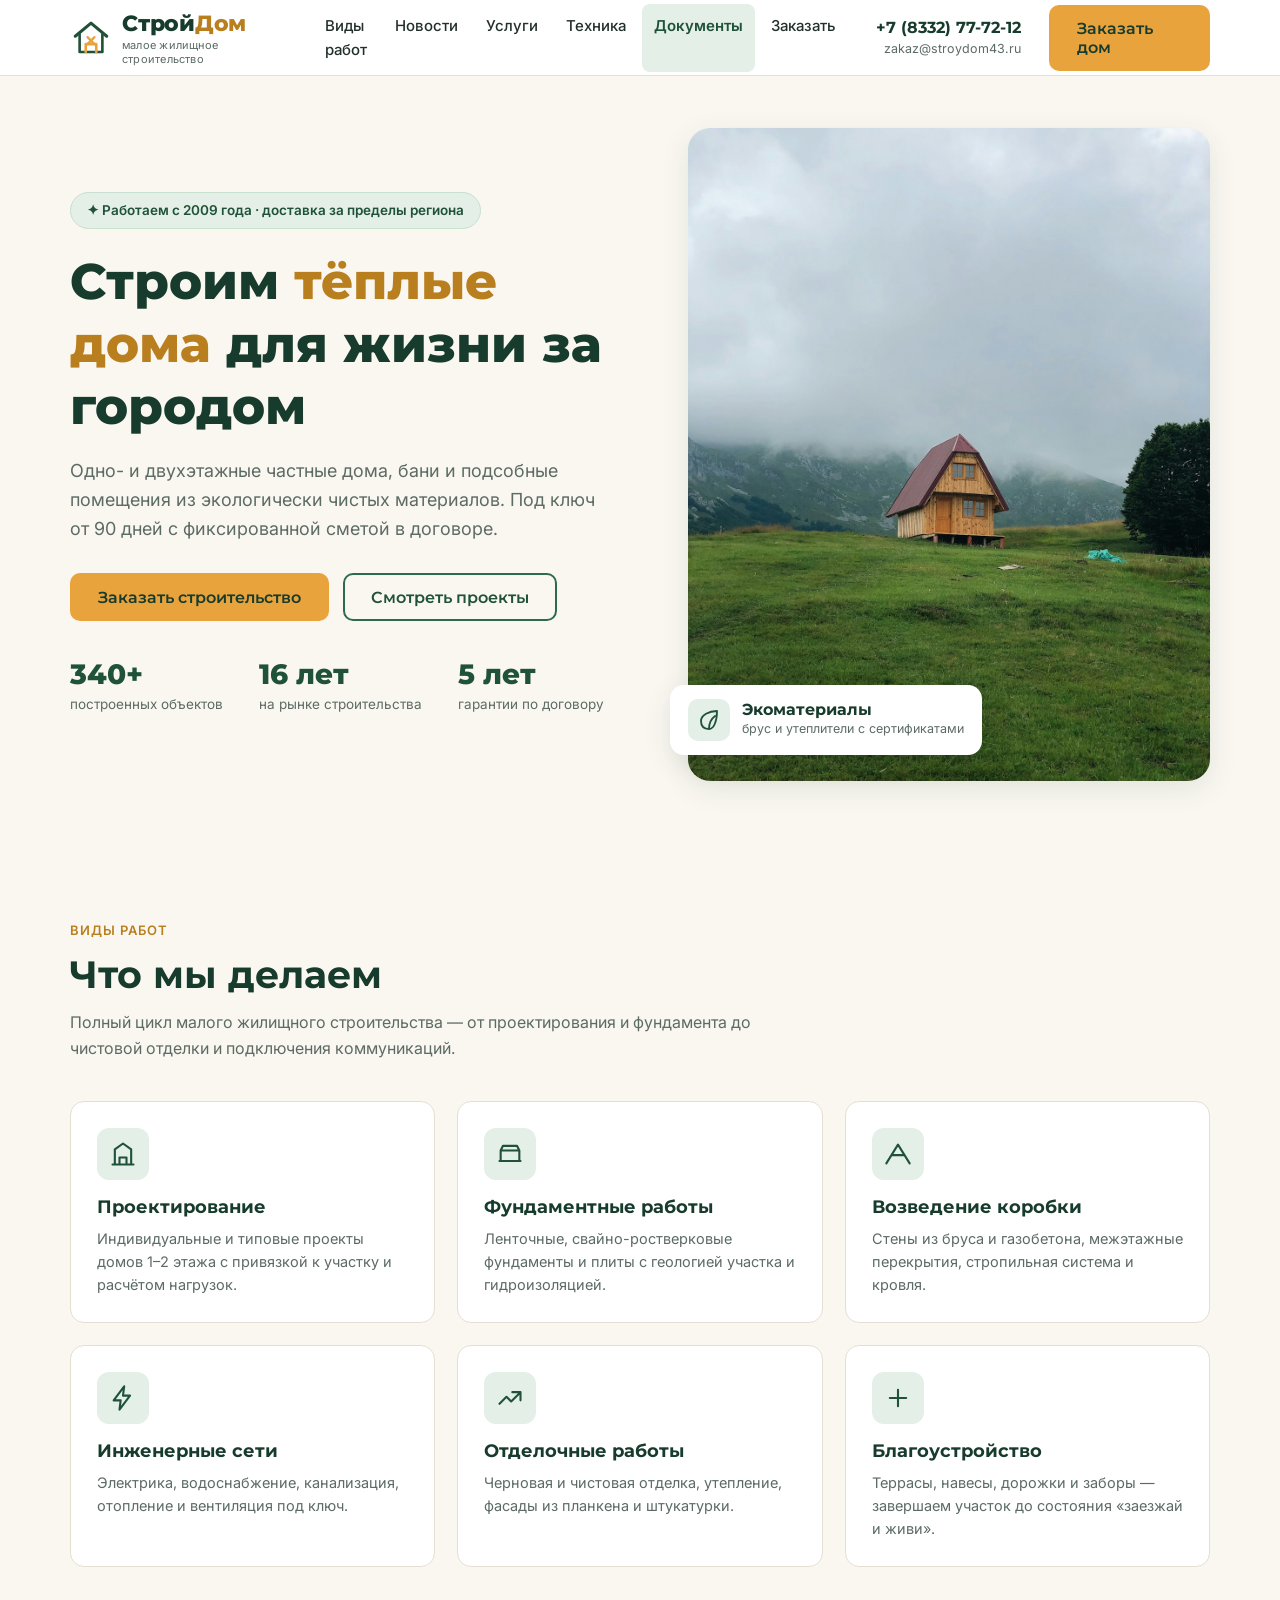
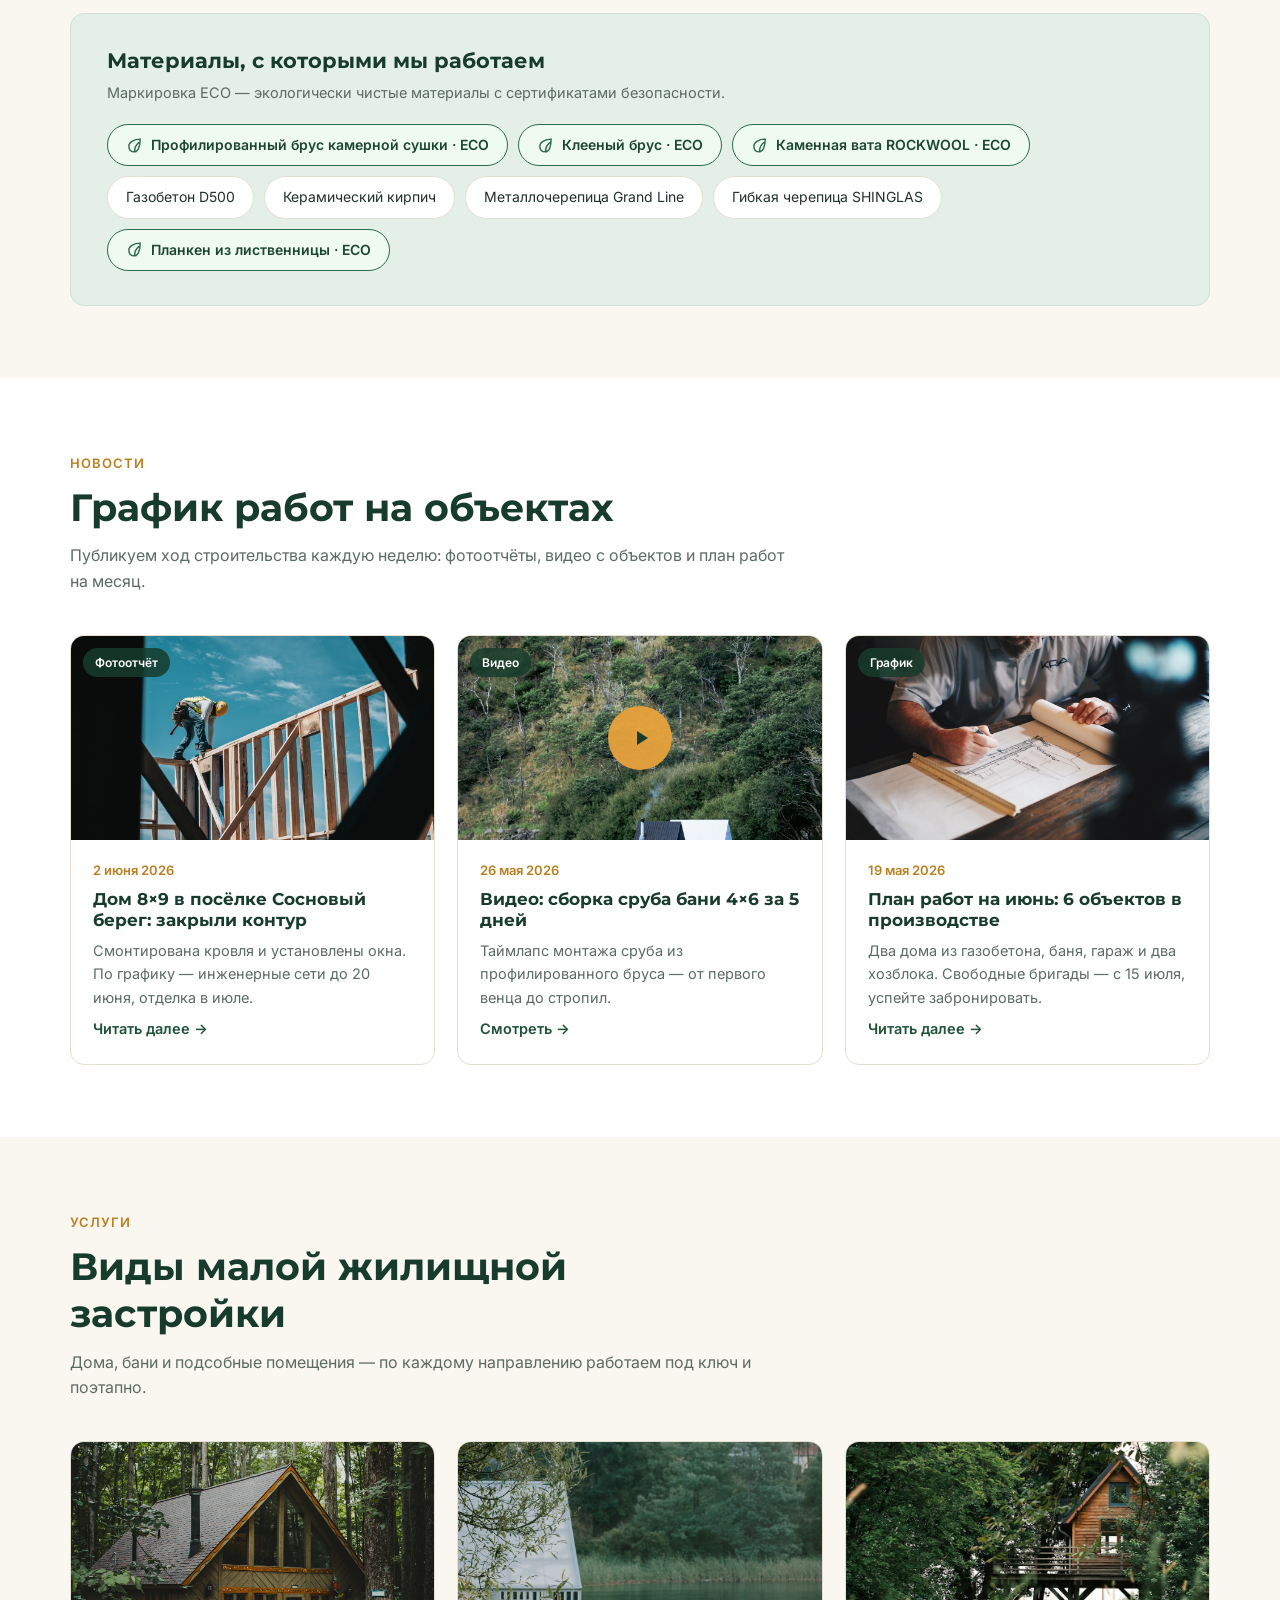
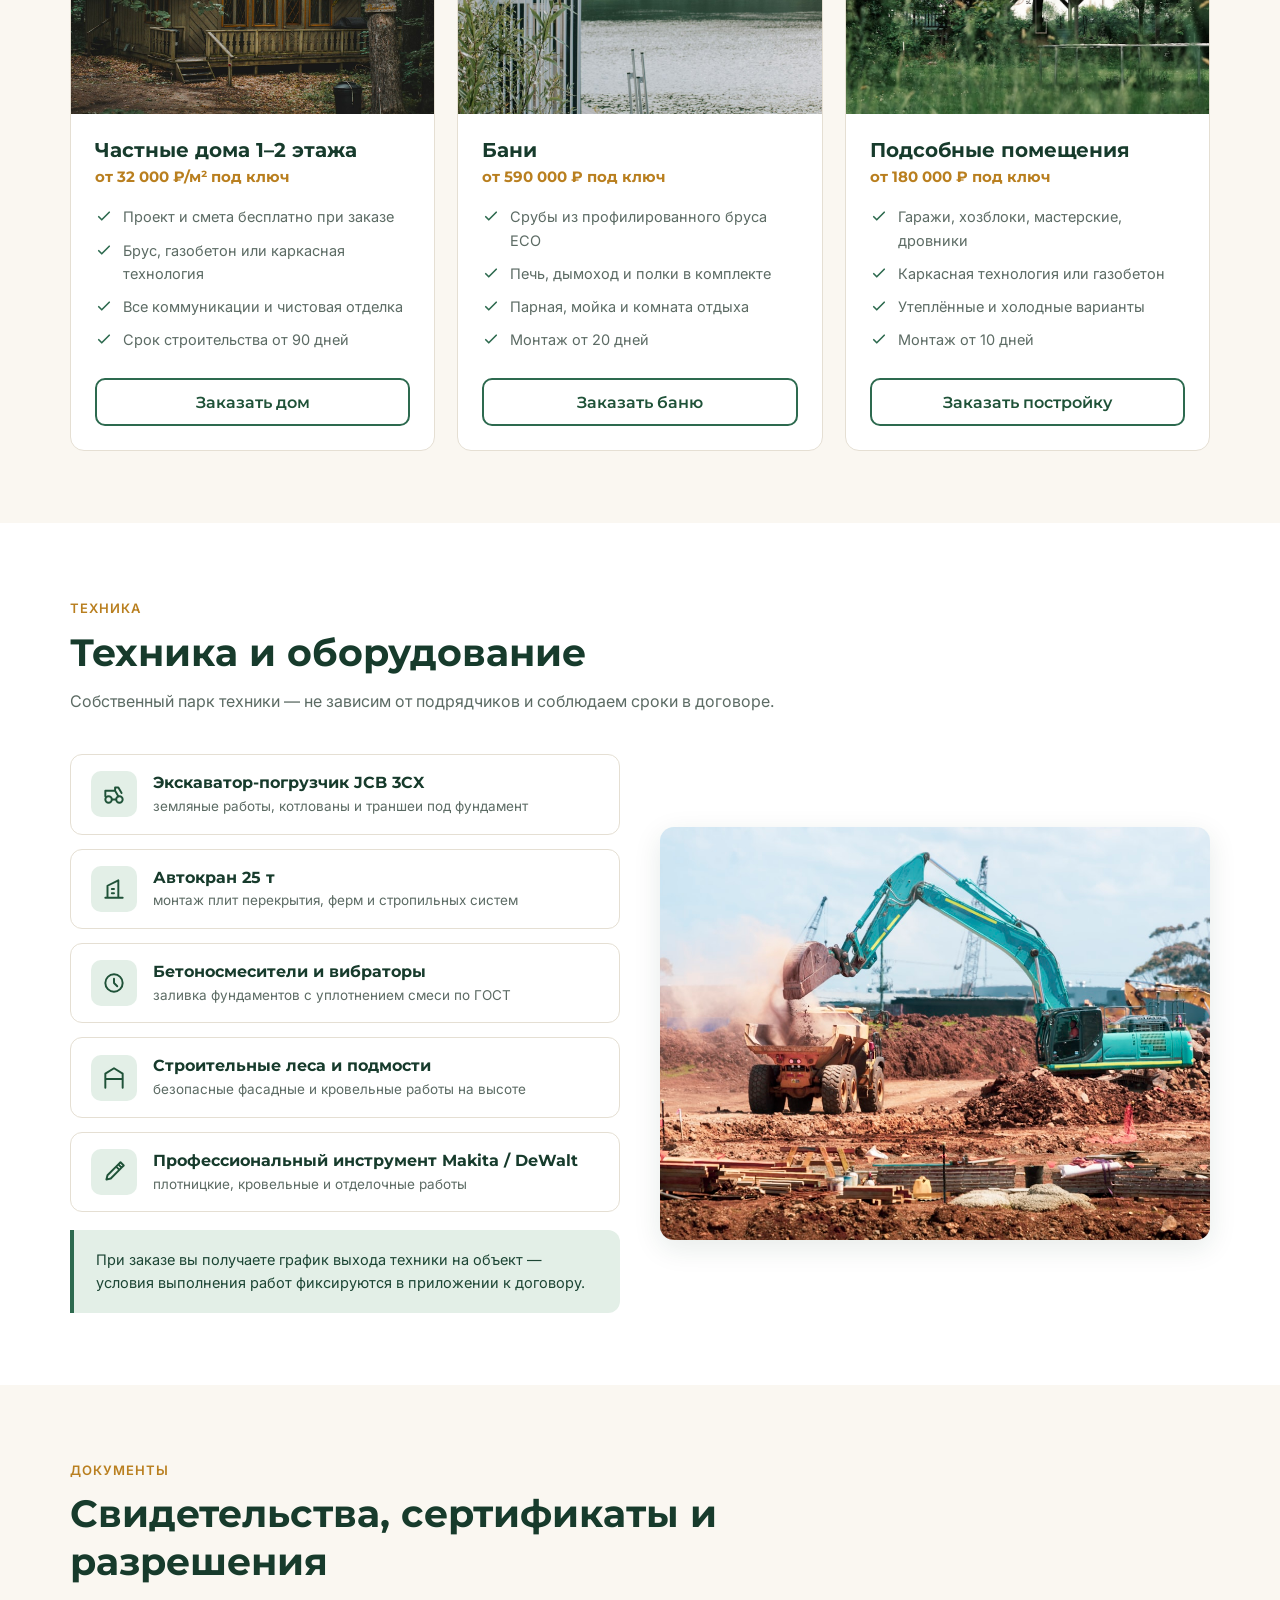
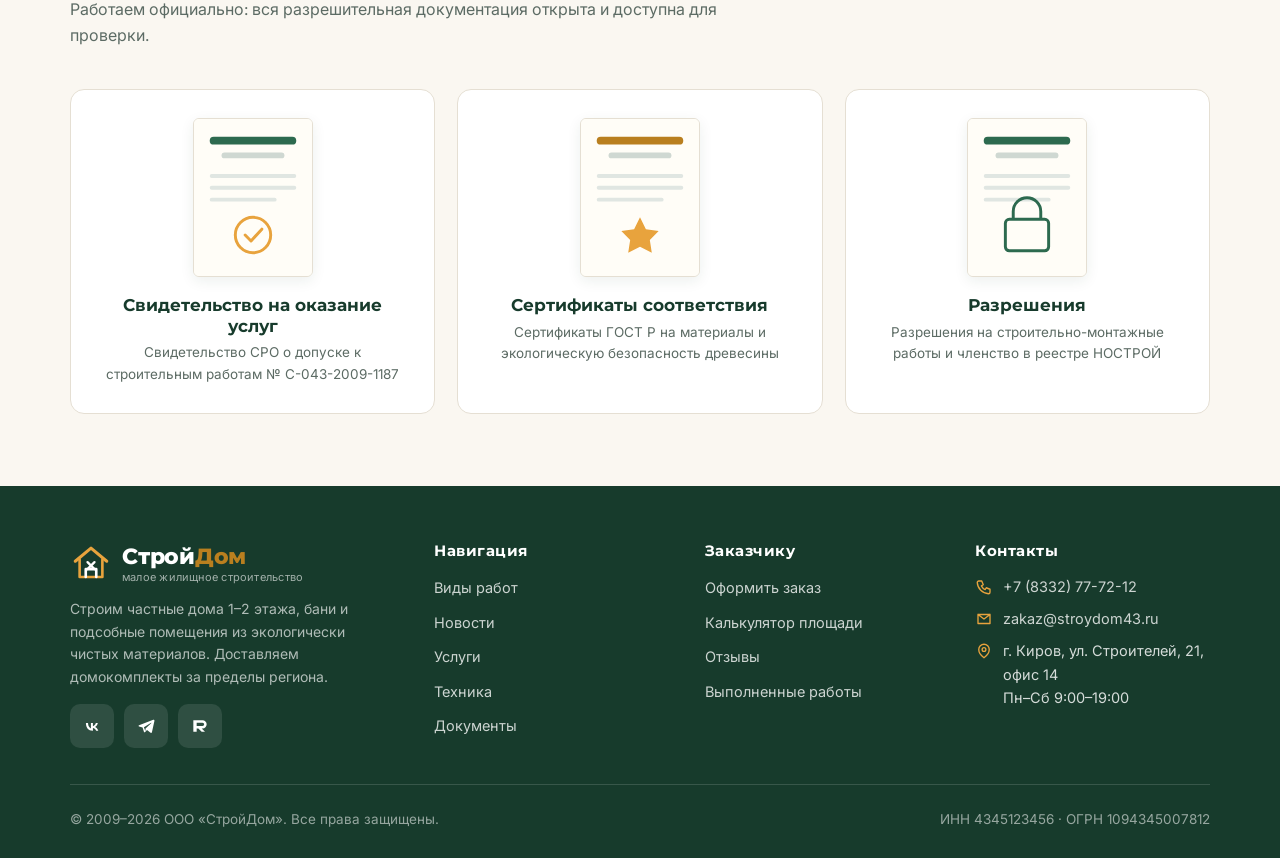
<file: index.html>
<!DOCTYPE html>
<html lang="ru">
<head>
  <meta charset="UTF-8">
  <meta name="viewport" content="width=device-width, initial-scale=1.0">
  <title>СтройДом — строительство частных домов 1–2 этажа, бань и подсобных помещений</title>
  <meta name="description" content="Малое жилищное строительство под ключ: одно- и двухэтажные частные дома, бани, подсобные помещения из экологически чистых материалов. Доставка за пределы региона.">
  <link rel="preconnect" href="https://fonts.googleapis.com">
  <link rel="preconnect" href="https://fonts.gstatic.com" crossorigin>
  <link href="https://fonts.googleapis.com/css2?family=Montserrat:wght@600;700;800&family=Inter:wght@400;500;600&display=swap" rel="stylesheet">
  <link rel="stylesheet" href="css/style.css?v=4">
</head>
<body>

  <!-- ЭКРАН 1: шапка, зафиксированная в верхней части страницы -->
  <header class="header">
    <div class="container header__inner">
      <!-- Логотип: элемент малого строительства (дом) + инструменты производства (молоток и ключ) -->
      <a class="logo" href="index.html" aria-label="СтройДом — на главную">
        <svg viewBox="0 0 48 48" fill="none" xmlns="http://www.w3.org/2000/svg" aria-hidden="true">
          <path d="M6 22 24 7l18 15" stroke="#1f5238" stroke-width="3.5" stroke-linecap="round" stroke-linejoin="round"/>
          <path d="M11 20v20h26V20" stroke="#1f5238" stroke-width="3" stroke-linecap="round" stroke-linejoin="round"/>
          <path d="M18 40v-9h12v9" stroke="#e8a33d" stroke-width="3" stroke-linecap="round" stroke-linejoin="round"/>
          <path d="m20 23 8 8m0-8-8 8" stroke="#e8a33d" stroke-width="2.6" stroke-linecap="round"/>
        </svg>
        <span>
          <span class="logo__name">Строй<span>Дом</span></span>
          <span class="logo__tag">малое жилищное строительство</span>
        </span>
      </a>

      <!-- Меню -->
      <nav class="nav" id="nav" aria-label="Основная навигация">
        <a href="#works">Виды работ</a>
        <a href="#news">Новости</a>
        <a href="#services">Услуги</a>
        <a href="#equipment">Техника</a>
        <a href="#docs">Документы</a>
        <a href="order.html">Заказать</a>
      </nav>

      <!-- Контактные данные -->
      <div class="header__contacts">
        <a class="header__phone" href="tel:+78332777212">+7 (8332) 77-72-12</a>
        <a class="header__mail" href="mailto:zakaz@stroydom43.ru">zakaz@stroydom43.ru</a>
      </div>

      <a class="btn btn--primary header__cta" href="order.html">Заказать дом</a>

      <button class="burger" id="burger" aria-expanded="false" aria-controls="nav" aria-label="Открыть меню">
        <svg class="icon-open" viewBox="0 0 24 24" fill="none" stroke-width="2" stroke-linecap="round" aria-hidden="true"><path d="M4 7h16M4 12h16M4 17h16"/></svg>
        <svg class="icon-close" viewBox="0 0 24 24" fill="none" stroke-width="2" stroke-linecap="round" aria-hidden="true"><path d="m6 6 12 12M18 6 6 18"/></svg>
      </button>
    </div>
  </header>

  <main>
    <!-- ЭКРАН 1: главный экран с оффером и контактами -->
    <section class="hero" id="hero">
      <div class="container">
        <div class="hero__inner">
          <div class="hero__text">
            <span class="hero__badge">✦ Работаем с 2009 года · доставка за пределы региона</span>
            <h1>Строим <em>тёплые дома</em> для жизни за городом</h1>
            <!-- Оффер: посыл к действию на приобретение данного вида застройки -->
            <p class="hero__lead">Одно- и двухэтажные частные дома, бани и подсобные помещения из экологически чистых материалов. Под ключ от 90 дней с фиксированной сметой в договоре.</p>
            <div class="hero__actions">
              <a class="btn btn--primary" href="order.html">Заказать строительство</a>
              <a class="btn btn--outline" href="#services">Смотреть проекты</a>
            </div>
            <div class="hero__facts">
              <div class="hero__fact"><b>340+</b><span>построенных объектов</span></div>
              <div class="hero__fact"><b>16 лет</b><span>на рынке строительства</span></div>
              <div class="hero__fact"><b>5 лет</b><span>гарантии по договору</span></div>
            </div>
          </div>
          <div class="hero__media">
            <img src="img/house-1.jpg" width="900" height="1125"
                 alt="Двухэтажный деревянный дом, построенный компанией СтройДом">
            <div class="hero__chip">
              <span class="ic"><svg viewBox="0 0 24 24" fill="none" stroke-width="1.8" stroke-linecap="round" stroke-linejoin="round" aria-hidden="true"><path d="M12 21c-5 0-8-3-8-8 0-6 8-10 16-10 0 10-3 18-8 18Zm0 0c0-6 2-10 6-13"/></svg></span>
              <span><b>Экоматериалы</b><span>брус и утеплители с сертификатами</span></span>
            </div>
          </div>
        </div>
      </div>
    </section>

    <!-- ЭКРАН 2: виды производимых работ и перечень материалов -->
    <section class="section" id="works">
      <div class="container">
        <div class="section-head">
          <span class="kicker">Виды работ</span>
          <h2>Что мы делаем</h2>
          <p>Полный цикл малого жилищного строительства — от проектирования и фундамента до чистовой отделки и подключения коммуникаций.</p>
        </div>
        <div class="works-grid">
          <article class="work-card">
            <div class="work-card__icon"><svg viewBox="0 0 24 24" fill="none" stroke-width="1.8" stroke-linecap="round" stroke-linejoin="round" aria-hidden="true"><path d="M3 21h18M5 21V8l7-5 7 5v13M9 21v-6h6v6"/></svg></div>
            <h3>Проектирование</h3>
            <p>Индивидуальные и типовые проекты домов 1–2 этажа с привязкой к участку и расчётом нагрузок.</p>
          </article>
          <article class="work-card">
            <div class="work-card__icon"><svg viewBox="0 0 24 24" fill="none" stroke-width="1.8" stroke-linecap="round" stroke-linejoin="round" aria-hidden="true"><path d="M3 18h18M4 18V9h16v9M4 9l2-4h12l2 4"/></svg></div>
            <h3>Фундаментные работы</h3>
            <p>Ленточные, свайно-ростверковые фундаменты и плиты с геологией участка и гидроизоляцией.</p>
          </article>
          <article class="work-card">
            <div class="work-card__icon"><svg viewBox="0 0 24 24" fill="none" stroke-width="1.8" stroke-linecap="round" stroke-linejoin="round" aria-hidden="true"><path d="M2 20 12 4l10 16M7 13h10"/></svg></div>
            <h3>Возведение коробки</h3>
            <p>Стены из бруса и газобетона, межэтажные перекрытия, стропильная система и кровля.</p>
          </article>
          <article class="work-card">
            <div class="work-card__icon"><svg viewBox="0 0 24 24" fill="none" stroke-width="1.8" stroke-linecap="round" stroke-linejoin="round" aria-hidden="true"><path d="M13 2 4 14h6l-1 8 9-12h-6l1-8Z"/></svg></div>
            <h3>Инженерные сети</h3>
            <p>Электрика, водоснабжение, канализация, отопление и вентиляция под ключ.</p>
          </article>
          <article class="work-card">
            <div class="work-card__icon"><svg viewBox="0 0 24 24" fill="none" stroke-width="1.8" stroke-linecap="round" stroke-linejoin="round" aria-hidden="true"><path d="m3 17 6-6 4 4 8-8M14 7h7v7"/></svg></div>
            <h3>Отделочные работы</h3>
            <p>Черновая и чистовая отделка, утепление, фасады из планкена и штукатурки.</p>
          </article>
          <article class="work-card">
            <div class="work-card__icon"><svg viewBox="0 0 24 24" fill="none" stroke-width="1.8" stroke-linecap="round" stroke-linejoin="round" aria-hidden="true"><path d="M5 12h14M12 5v14" /></svg></div>
            <h3>Благоустройство</h3>
            <p>Террасы, навесы, дорожки и заборы — завершаем участок до состояния «заезжай и живи».</p>
          </article>
        </div>

        <!-- Перечень материалов, в том числе экологически чистых -->
        <div class="materials">
          <h3>Материалы, с которыми мы работаем</h3>
          <p>Маркировка ECO — экологически чистые материалы с сертификатами безопасности.</p>
          <ul class="materials__list">
            <li class="eco"><svg viewBox="0 0 24 24" fill="none" stroke-width="2" stroke-linecap="round" aria-hidden="true"><path d="M12 21c-5 0-8-3-8-8 0-6 8-10 16-10 0 10-3 18-8 18Zm0 0c0-6 2-10 6-13"/></svg>Профилированный брус камерной сушки · ECO</li>
            <li class="eco"><svg viewBox="0 0 24 24" fill="none" stroke-width="2" stroke-linecap="round" aria-hidden="true"><path d="M12 21c-5 0-8-3-8-8 0-6 8-10 16-10 0 10-3 18-8 18Zm0 0c0-6 2-10 6-13"/></svg>Клееный брус · ECO</li>
            <li class="eco"><svg viewBox="0 0 24 24" fill="none" stroke-width="2" stroke-linecap="round" aria-hidden="true"><path d="M12 21c-5 0-8-3-8-8 0-6 8-10 16-10 0 10-3 18-8 18Zm0 0c0-6 2-10 6-13"/></svg>Каменная вата ROCKWOOL · ECO</li>
            <li>Газобетон D500</li>
            <li>Керамический кирпич</li>
            <li>Металлочерепица Grand Line</li>
            <li>Гибкая черепица SHINGLAS</li>
            <li class="eco"><svg viewBox="0 0 24 24" fill="none" stroke-width="2" stroke-linecap="round" aria-hidden="true"><path d="M12 21c-5 0-8-3-8-8 0-6 8-10 16-10 0 10-3 18-8 18Zm0 0c0-6 2-10 6-13"/></svg>Планкен из лиственницы · ECO</li>
          </ul>
        </div>
      </div>
    </section>

    <!-- ЭКРАН 3: лента новостей — график производимых работ (текст, фото, видео) -->
    <section class="section section--alt" id="news">
      <div class="container">
        <div class="section-head">
          <span class="kicker">Новости</span>
          <h2>График работ на объектах</h2>
          <p>Публикуем ход строительства каждую неделю: фотоотчёты, видео с объектов и план работ на месяц.</p>
        </div>
        <div class="news-grid">
          <!-- Новость с фото -->
          <article class="news-card">
            <div class="news-card__media">
              <img src="img/build-1.jpg" width="400" height="225" loading="lazy" alt="Строитель монтирует каркас дома на объекте">
              <span class="news-card__type">Фотоотчёт</span>
            </div>
            <div class="news-card__body">
              <span class="news-card__date">2 июня 2026</span>
              <h3>Дом 8×9 в посёлке Сосновый берег: закрыли контур</h3>
              <p>Смонтирована кровля и установлены окна. По графику — инженерные сети до 20 июня, отделка в июле.</p>
              <a class="news-card__link" href="#news">Читать далее →</a>
            </div>
          </article>
          <!-- Новость с видео -->
          <article class="news-card">
            <div class="news-card__media">
              <img src="img/banya-2.jpg" width="400" height="225" loading="lazy" alt="Сруб бани на берегу — кадр из видео">
              <button class="news-card__play" type="button" aria-label="Смотреть видео о монтаже сруба">
                <svg viewBox="0 0 24 24" aria-hidden="true"><path d="M8 5v14l11-7z"/></svg>
              </button>
              <span class="news-card__type">Видео</span>
            </div>
            <div class="news-card__body">
              <span class="news-card__date">26 мая 2026</span>
              <h3>Видео: сборка сруба бани 4×6 за 5 дней</h3>
              <p>Таймлапс монтажа сруба из профилированного бруса — от первого венца до стропил.</p>
              <a class="news-card__link" href="#news">Смотреть →</a>
            </div>
          </article>
          <!-- Текстовая новость с графиком -->
          <article class="news-card">
            <div class="news-card__media">
              <img src="img/build-3.jpg" width="400" height="225" loading="lazy" alt="Инженер составляет план-график строительных работ">
              <span class="news-card__type">График</span>
            </div>
            <div class="news-card__body">
              <span class="news-card__date">19 мая 2026</span>
              <h3>План работ на июнь: 6 объектов в производстве</h3>
              <p>Два дома из газобетона, баня, гараж и два хозблока. Свободные бригады — с 15 июля, успейте забронировать.</p>
              <a class="news-card__link" href="#news">Читать далее →</a>
            </div>
          </article>
        </div>
      </div>
    </section>

    <!-- ЭКРАН 4: подробная информация и услуги по каждому виду застройки -->
    <section class="section" id="services">
      <div class="container">
        <div class="section-head">
          <span class="kicker">Услуги</span>
          <h2>Виды малой жилищной застройки</h2>
          <p>Дома, бани и подсобные помещения — по каждому направлению работаем под ключ и поэтапно.</p>
        </div>
        <div class="services-grid">
          <article class="service-card">
            <div class="service-card__media">
              <img src="img/house-8.jpg" width="400" height="300" loading="lazy" alt="Двухэтажный деревянный дом среди леса">
            </div>
            <div class="service-card__body">
              <h3>Частные дома 1–2 этажа</h3>
              <div class="service-card__price">от 32 000 ₽/м² под ключ</div>
              <ul>
                <li><svg viewBox="0 0 24 24" fill="none" stroke-width="2.2" stroke-linecap="round" stroke-linejoin="round" aria-hidden="true"><path d="m5 13 4 4L19 7"/></svg>Проект и смета бесплатно при заказе</li>
                <li><svg viewBox="0 0 24 24" fill="none" stroke-width="2.2" stroke-linecap="round" stroke-linejoin="round" aria-hidden="true"><path d="m5 13 4 4L19 7"/></svg>Брус, газобетон или каркасная технология</li>
                <li><svg viewBox="0 0 24 24" fill="none" stroke-width="2.2" stroke-linecap="round" stroke-linejoin="round" aria-hidden="true"><path d="m5 13 4 4L19 7"/></svg>Все коммуникации и чистовая отделка</li>
                <li><svg viewBox="0 0 24 24" fill="none" stroke-width="2.2" stroke-linecap="round" stroke-linejoin="round" aria-hidden="true"><path d="m5 13 4 4L19 7"/></svg>Срок строительства от 90 дней</li>
              </ul>
              <a class="btn btn--outline" href="order.html?type=house">Заказать дом</a>
            </div>
          </article>
          <article class="service-card">
            <div class="service-card__media">
              <img src="img/banya-1.jpg" width="400" height="300" loading="lazy" alt="Баня из бруса с печью на берегу водоёма">
            </div>
            <div class="service-card__body">
              <h3>Бани</h3>
              <div class="service-card__price">от 590 000 ₽ под ключ</div>
              <ul>
                <li><svg viewBox="0 0 24 24" fill="none" stroke-width="2.2" stroke-linecap="round" stroke-linejoin="round" aria-hidden="true"><path d="m5 13 4 4L19 7"/></svg>Срубы из профилированного бруса ECO</li>
                <li><svg viewBox="0 0 24 24" fill="none" stroke-width="2.2" stroke-linecap="round" stroke-linejoin="round" aria-hidden="true"><path d="m5 13 4 4L19 7"/></svg>Печь, дымоход и полки в комплекте</li>
                <li><svg viewBox="0 0 24 24" fill="none" stroke-width="2.2" stroke-linecap="round" stroke-linejoin="round" aria-hidden="true"><path d="m5 13 4 4L19 7"/></svg>Парная, мойка и комната отдыха</li>
                <li><svg viewBox="0 0 24 24" fill="none" stroke-width="2.2" stroke-linecap="round" stroke-linejoin="round" aria-hidden="true"><path d="m5 13 4 4L19 7"/></svg>Монтаж от 20 дней</li>
              </ul>
              <a class="btn btn--outline" href="order.html?type=banya">Заказать баню</a>
            </div>
          </article>
          <article class="service-card">
            <div class="service-card__media">
              <img src="img/house-4.jpg" width="400" height="300" loading="lazy" alt="Компактное подсобное помещение на участке">
            </div>
            <div class="service-card__body">
              <h3>Подсобные помещения</h3>
              <div class="service-card__price">от 180 000 ₽ под ключ</div>
              <ul>
                <li><svg viewBox="0 0 24 24" fill="none" stroke-width="2.2" stroke-linecap="round" stroke-linejoin="round" aria-hidden="true"><path d="m5 13 4 4L19 7"/></svg>Гаражи, хозблоки, мастерские, дровники</li>
                <li><svg viewBox="0 0 24 24" fill="none" stroke-width="2.2" stroke-linecap="round" stroke-linejoin="round" aria-hidden="true"><path d="m5 13 4 4L19 7"/></svg>Каркасная технология или газобетон</li>
                <li><svg viewBox="0 0 24 24" fill="none" stroke-width="2.2" stroke-linecap="round" stroke-linejoin="round" aria-hidden="true"><path d="m5 13 4 4L19 7"/></svg>Утеплённые и холодные варианты</li>
                <li><svg viewBox="0 0 24 24" fill="none" stroke-width="2.2" stroke-linecap="round" stroke-linejoin="round" aria-hidden="true"><path d="m5 13 4 4L19 7"/></svg>Монтаж от 10 дней</li>
              </ul>
              <a class="btn btn--outline" href="order.html?type=hozblok">Заказать постройку</a>
            </div>
          </article>
        </div>
      </div>
    </section>

    <!-- ЭКРАН 5: перечень используемой техники и оборудования -->
    <section class="section section--alt" id="equipment">
      <div class="container">
        <div class="section-head">
          <span class="kicker">Техника</span>
          <h2>Техника и оборудование</h2>
          <p>Собственный парк техники — не зависим от подрядчиков и соблюдаем сроки в договоре.</p>
        </div>
        <div class="equipment">
          <div>
            <ul class="equipment__list">
              <li>
                <span class="eq-icon"><svg viewBox="0 0 24 24" fill="none" stroke-width="1.8" stroke-linecap="round" stroke-linejoin="round" aria-hidden="true"><circle cx="7" cy="17" r="3"/><circle cx="17" cy="17" r="3"/><path d="M10 17h4M4 14V9h9l3 5M13 9V6h3l3 5"/></svg></span>
                <span><b>Экскаватор-погрузчик JCB 3CX</b><span>земляные работы, котлованы и траншеи под фундамент</span></span>
              </li>
              <li>
                <span class="eq-icon"><svg viewBox="0 0 24 24" fill="none" stroke-width="1.8" stroke-linecap="round" stroke-linejoin="round" aria-hidden="true"><path d="M4 20h16M6 20V9l10-5v16M10 12h2m-2 4h2"/></svg></span>
                <span><b>Автокран 25 т</b><span>монтаж плит перекрытия, ферм и стропильных систем</span></span>
              </li>
              <li>
                <span class="eq-icon"><svg viewBox="0 0 24 24" fill="none" stroke-width="1.8" stroke-linecap="round" stroke-linejoin="round" aria-hidden="true"><circle cx="12" cy="12" r="8"/><path d="M12 8v4l3 3"/></svg></span>
                <span><b>Бетоносмесители и вибраторы</b><span>заливка фундаментов с уплотнением смеси по ГОСТ</span></span>
              </li>
              <li>
                <span class="eq-icon"><svg viewBox="0 0 24 24" fill="none" stroke-width="1.8" stroke-linecap="round" stroke-linejoin="round" aria-hidden="true"><path d="M4 21V8l8-5 8 5v13M4 13h16"/></svg></span>
                <span><b>Строительные леса и подмости</b><span>безопасные фасадные и кровельные работы на высоте</span></span>
              </li>
              <li>
                <span class="eq-icon"><svg viewBox="0 0 24 24" fill="none" stroke-width="1.8" stroke-linecap="round" stroke-linejoin="round" aria-hidden="true"><path d="m14 7 3 3M5 19l4-1 10-10-3-3L6 15l-1 4ZM16 5l2-2 3 3-2 2"/></svg></span>
                <span><b>Профессиональный инструмент Makita / DeWalt</b><span>плотницкие, кровельные и отделочные работы</span></span>
              </li>
            </ul>
            <p class="equipment__note">При заказе вы получаете график выхода техники на объект — условия выполнения работ фиксируются в приложении к договору.</p>
          </div>
          <div class="equipment__art">
            <img src="img/excavator-1.jpg" width="560" height="420" loading="lazy" alt="Экскаватор-погрузчик и самосвал на строительной площадке">
          </div>
        </div>
      </div>
    </section>

    <!-- ЭКРАН 6: основная документация компании -->
    <section class="section" id="docs">
      <div class="container">
        <div class="section-head">
          <span class="kicker">Документы</span>
          <h2>Свидетельства, сертификаты и разрешения</h2>
          <p>Работаем официально: вся разрешительная документация открыта и доступна для проверки.</p>
        </div>
        <div class="docs-grid">
          <article class="doc-card">
            <svg class="doc-card__preview" viewBox="0 0 120 160" xmlns="http://www.w3.org/2000/svg" aria-hidden="true"><rect width="120" height="160" fill="#fffdf7"/><rect x="16" y="18" width="88" height="8" rx="4" fill="#2d6a4f"/><rect x="28" y="34" width="64" height="6" rx="3" fill="#cfd8d2"/><rect x="16" y="56" width="88" height="4" rx="2" fill="#e0e6e2"/><rect x="16" y="68" width="88" height="4" rx="2" fill="#e0e6e2"/><rect x="16" y="80" width="68" height="4" rx="2" fill="#e0e6e2"/><circle cx="60" cy="118" r="18" fill="none" stroke="#e8a33d" stroke-width="3"/><path d="m52 118 6 6 11-12" stroke="#e8a33d" stroke-width="3" fill="none" stroke-linecap="round" stroke-linejoin="round"/></svg>
            <h3>Свидетельство на оказание услуг</h3>
            <p>Свидетельство СРО о допуске к строительным работам № С-043-2009-1187</p>
          </article>
          <article class="doc-card">
            <svg class="doc-card__preview" viewBox="0 0 120 160" xmlns="http://www.w3.org/2000/svg" aria-hidden="true"><rect width="120" height="160" fill="#fffdf7"/><rect x="16" y="18" width="88" height="8" rx="4" fill="#b97f1f"/><rect x="28" y="34" width="64" height="6" rx="3" fill="#cfd8d2"/><rect x="16" y="56" width="88" height="4" rx="2" fill="#e0e6e2"/><rect x="16" y="68" width="88" height="4" rx="2" fill="#e0e6e2"/><rect x="16" y="80" width="68" height="4" rx="2" fill="#e0e6e2"/><path d="m60 100 6 12 13 2-9 9 2 13-12-6-12 6 2-13-9-9 13-2 6-12Z" fill="#e8a33d"/></svg>
            <h3>Сертификаты соответствия</h3>
            <p>Сертификаты ГОСТ Р на материалы и экологическую безопасность древесины</p>
          </article>
          <article class="doc-card">
            <svg class="doc-card__preview" viewBox="0 0 120 160" xmlns="http://www.w3.org/2000/svg" aria-hidden="true"><rect width="120" height="160" fill="#fffdf7"/><rect x="16" y="18" width="88" height="8" rx="4" fill="#2d6a4f"/><rect x="28" y="34" width="64" height="6" rx="3" fill="#cfd8d2"/><rect x="16" y="56" width="88" height="4" rx="2" fill="#e0e6e2"/><rect x="16" y="68" width="88" height="4" rx="2" fill="#e0e6e2"/><rect x="16" y="80" width="68" height="4" rx="2" fill="#e0e6e2"/><rect x="38" y="102" width="44" height="32" rx="4" fill="none" stroke="#2d6a4f" stroke-width="3"/><path d="M46 102v-8a14 14 0 0 1 28 0v8" stroke="#2d6a4f" stroke-width="3" fill="none"/></svg>
            <h3>Разрешения</h3>
            <p>Разрешения на строительно-монтажные работы и членство в реестре НОСТРОЙ</p>
          </article>
        </div>
      </div>
    </section>
  </main>

  <!-- ЭКРАН 7: подвал — копирайт, навигация, контакты, соцсети -->
  <footer class="footer" id="contacts">
    <div class="container">
      <div class="footer__grid">
        <div>
          <a class="logo" href="index.html" aria-label="СтройДом — на главную">
            <svg viewBox="0 0 48 48" fill="none" xmlns="http://www.w3.org/2000/svg" aria-hidden="true">
              <path d="M6 22 24 7l18 15" stroke="#e8a33d" stroke-width="3.5" stroke-linecap="round" stroke-linejoin="round"/>
              <path d="M11 20v20h26V20" stroke="#e8a33d" stroke-width="3" stroke-linecap="round" stroke-linejoin="round"/>
              <path d="M18 40v-9h12v9" stroke="#fff" stroke-width="3" stroke-linecap="round" stroke-linejoin="round"/>
              <path d="m20 23 8 8m0-8-8 8" stroke="#fff" stroke-width="2.6" stroke-linecap="round"/>
            </svg>
            <span>
              <span class="logo__name">Строй<span>Дом</span></span>
              <span class="logo__tag">малое жилищное строительство</span>
            </span>
          </a>
          <p class="footer__about">Строим частные дома 1–2 этажа, бани и подсобные помещения из экологически чистых материалов. Доставляем домокомплекты за пределы региона.</p>
          <div class="socials">
            <a href="#" aria-label="Мы ВКонтакте"><svg viewBox="0 0 24 24" aria-hidden="true"><path d="M12.7 17.7c-5 0-7.9-3.4-8-9.2h2.5c.1 4.2 2 6 3.5 6.4V8.5h2.4v3.7c1.5-.2 3-1.8 3.5-3.7H19c-.4 2.3-2 3.9-3.2 4.6 1.2.5 3.1 2 3.8 4.6H17c-.6-1.8-2-3.2-3.9-3.4v3.4h-.4Z"/></svg></a>
            <a href="#" aria-label="Мы в Telegram"><svg viewBox="0 0 24 24" aria-hidden="true"><path d="m20.7 4.6-17 6.6c-.8.3-.8 1.1 0 1.4l4.2 1.3 1.6 4.9c.2.7 1 .8 1.5.3l2.2-2.2 4.3 3.2c.6.4 1.4.1 1.6-.6l3-13.6c.2-.9-.6-1.6-1.4-1.3ZM9.5 13.5l8.6-5.4c.3-.2.6.2.4.4l-7 6.5-.3 3-1.7-4.5Z"/></svg></a>
            <a href="#" aria-label="Наш канал на Rutube"><svg viewBox="0 0 24 24" aria-hidden="true"><path d="M4 5h11a5 5 0 0 1 0 10h-1l4 4h-4l-4-4H8v4H4V5Zm4 3v4h7a2 2 0 0 0 0-4H8Z"/></svg></a>
          </div>
        </div>
        <div>
          <h4>Навигация</h4>
          <ul>
            <li><a href="#works">Виды работ</a></li>
            <li><a href="#news">Новости</a></li>
            <li><a href="#services">Услуги</a></li>
            <li><a href="#equipment">Техника</a></li>
            <li><a href="#docs">Документы</a></li>
          </ul>
        </div>
        <div>
          <h4>Заказчику</h4>
          <ul>
            <li><a href="order.html">Оформить заказ</a></li>
            <li><a href="order.html#calc">Калькулятор площади</a></li>
            <li><a href="order.html#reviews">Отзывы</a></li>
            <li><a href="order.html#gallery">Выполненные работы</a></li>
          </ul>
        </div>
        <div>
          <h4>Контакты</h4>
          <ul class="footer__contacts">
            <li><svg viewBox="0 0 24 24" fill="none" stroke-width="1.8" stroke-linecap="round" stroke-linejoin="round" aria-hidden="true"><path d="M5 4h4l2 5-2.5 1.5a11 11 0 0 0 5 5L15 13l5 2v4a2 2 0 0 1-2 2A16 16 0 0 1 3 6a2 2 0 0 1 2-2Z"/></svg><a href="tel:+78332777212">+7 (8332) 77-72-12</a></li>
            <li><svg viewBox="0 0 24 24" fill="none" stroke-width="1.8" stroke-linecap="round" stroke-linejoin="round" aria-hidden="true"><path d="M4 6h16v12H4V6Zm0 0 8 6 8-6"/></svg><a href="mailto:zakaz@stroydom43.ru">zakaz@stroydom43.ru</a></li>
            <li><svg viewBox="0 0 24 24" fill="none" stroke-width="1.8" stroke-linecap="round" stroke-linejoin="round" aria-hidden="true"><path d="M12 21s7-5.1 7-11a7 7 0 1 0-14 0c0 5.9 7 11 7 11Z"/><circle cx="12" cy="10" r="2.5"/></svg><span>г. Киров, ул. Строителей, 21, офис 14<br>Пн–Сб 9:00–19:00</span></li>
          </ul>
        </div>
      </div>
      <div class="footer__bottom">
        <span>© 2009–2026 ООО «СтройДом». Все права защищены.</span>
        <span>ИНН 4345123456 · ОГРН 1094345007812</span>
      </div>
    </div>
  </footer>

  <!-- Кнопка возвращения на главный экран (обязательна) -->
  <button class="to-top" id="toTop" type="button" aria-label="Вернуться на главный экран">
    <svg viewBox="0 0 24 24" fill="none" stroke-width="2.4" stroke-linecap="round" stroke-linejoin="round" aria-hidden="true"><path d="M12 19V5m-7 7 7-7 7 7"/></svg>
  </button>

  <script src="js/script.js"></script>
</body>
</html>
</file>
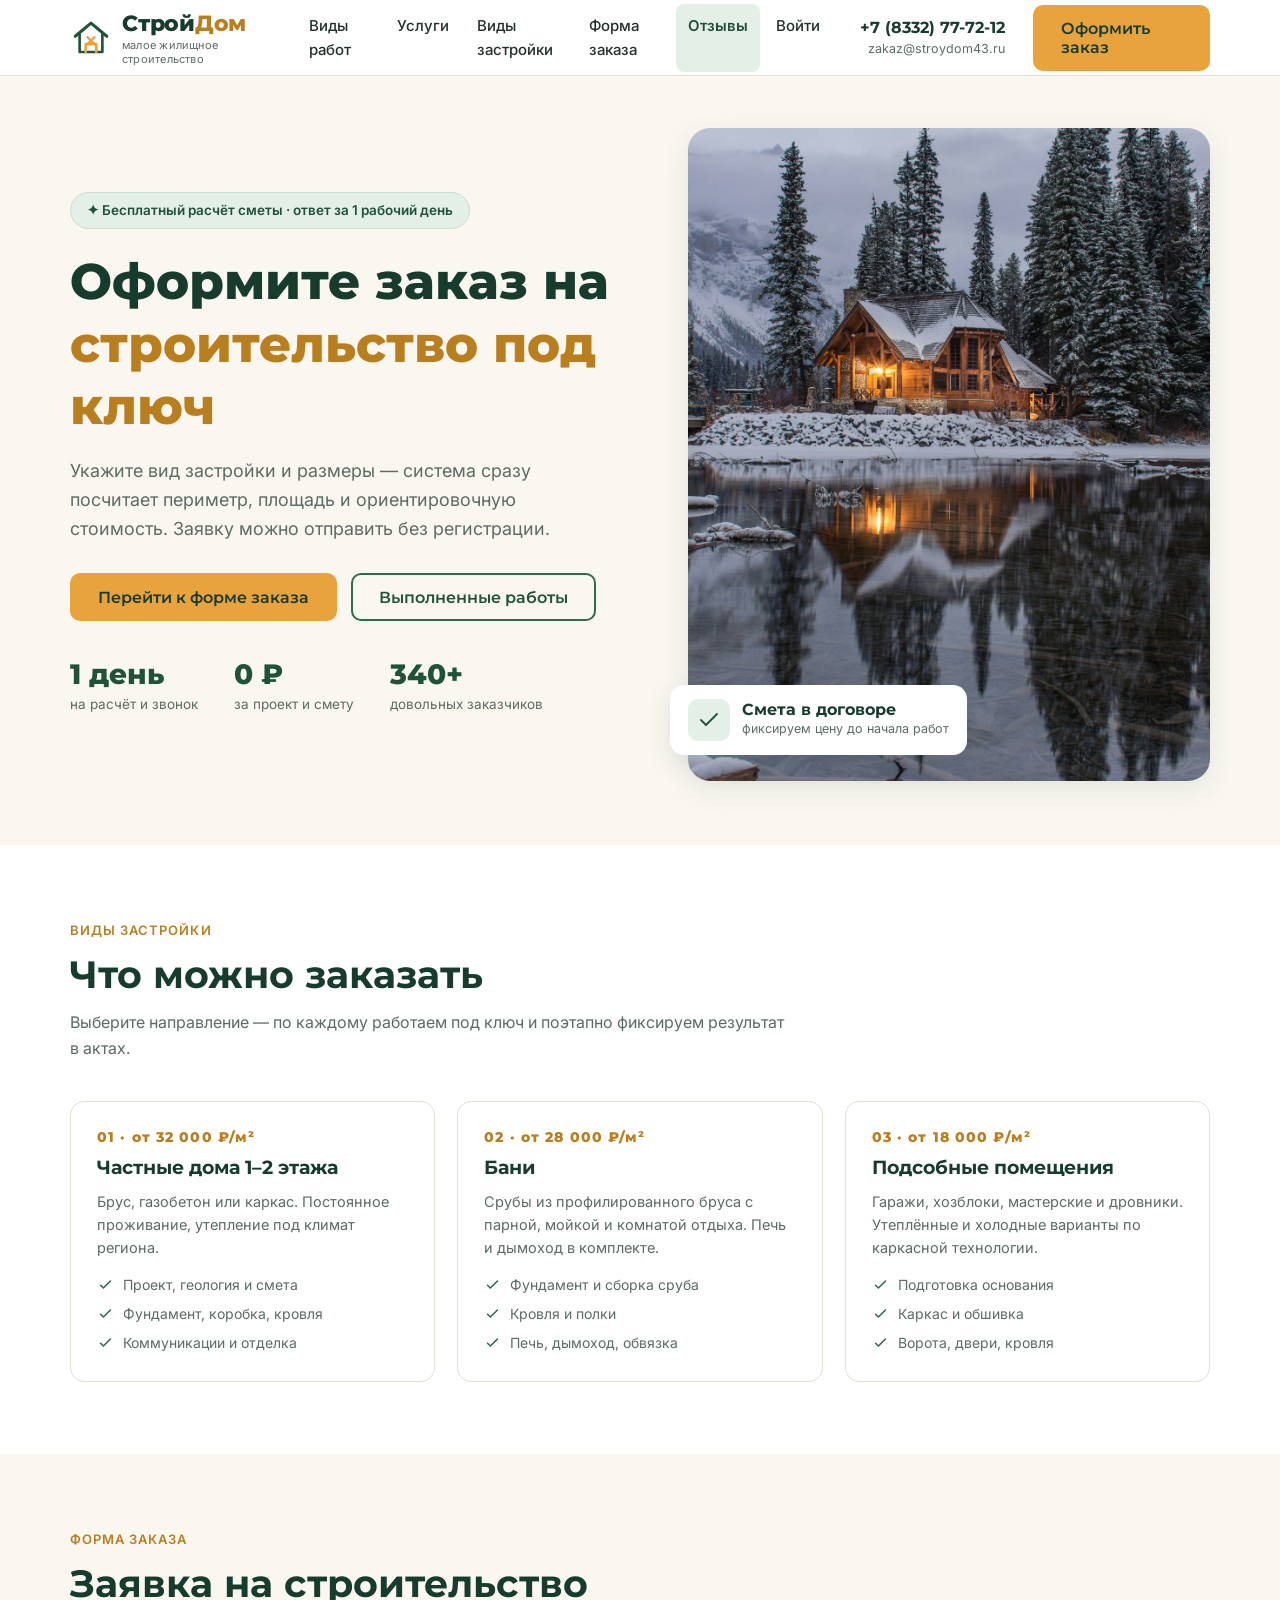
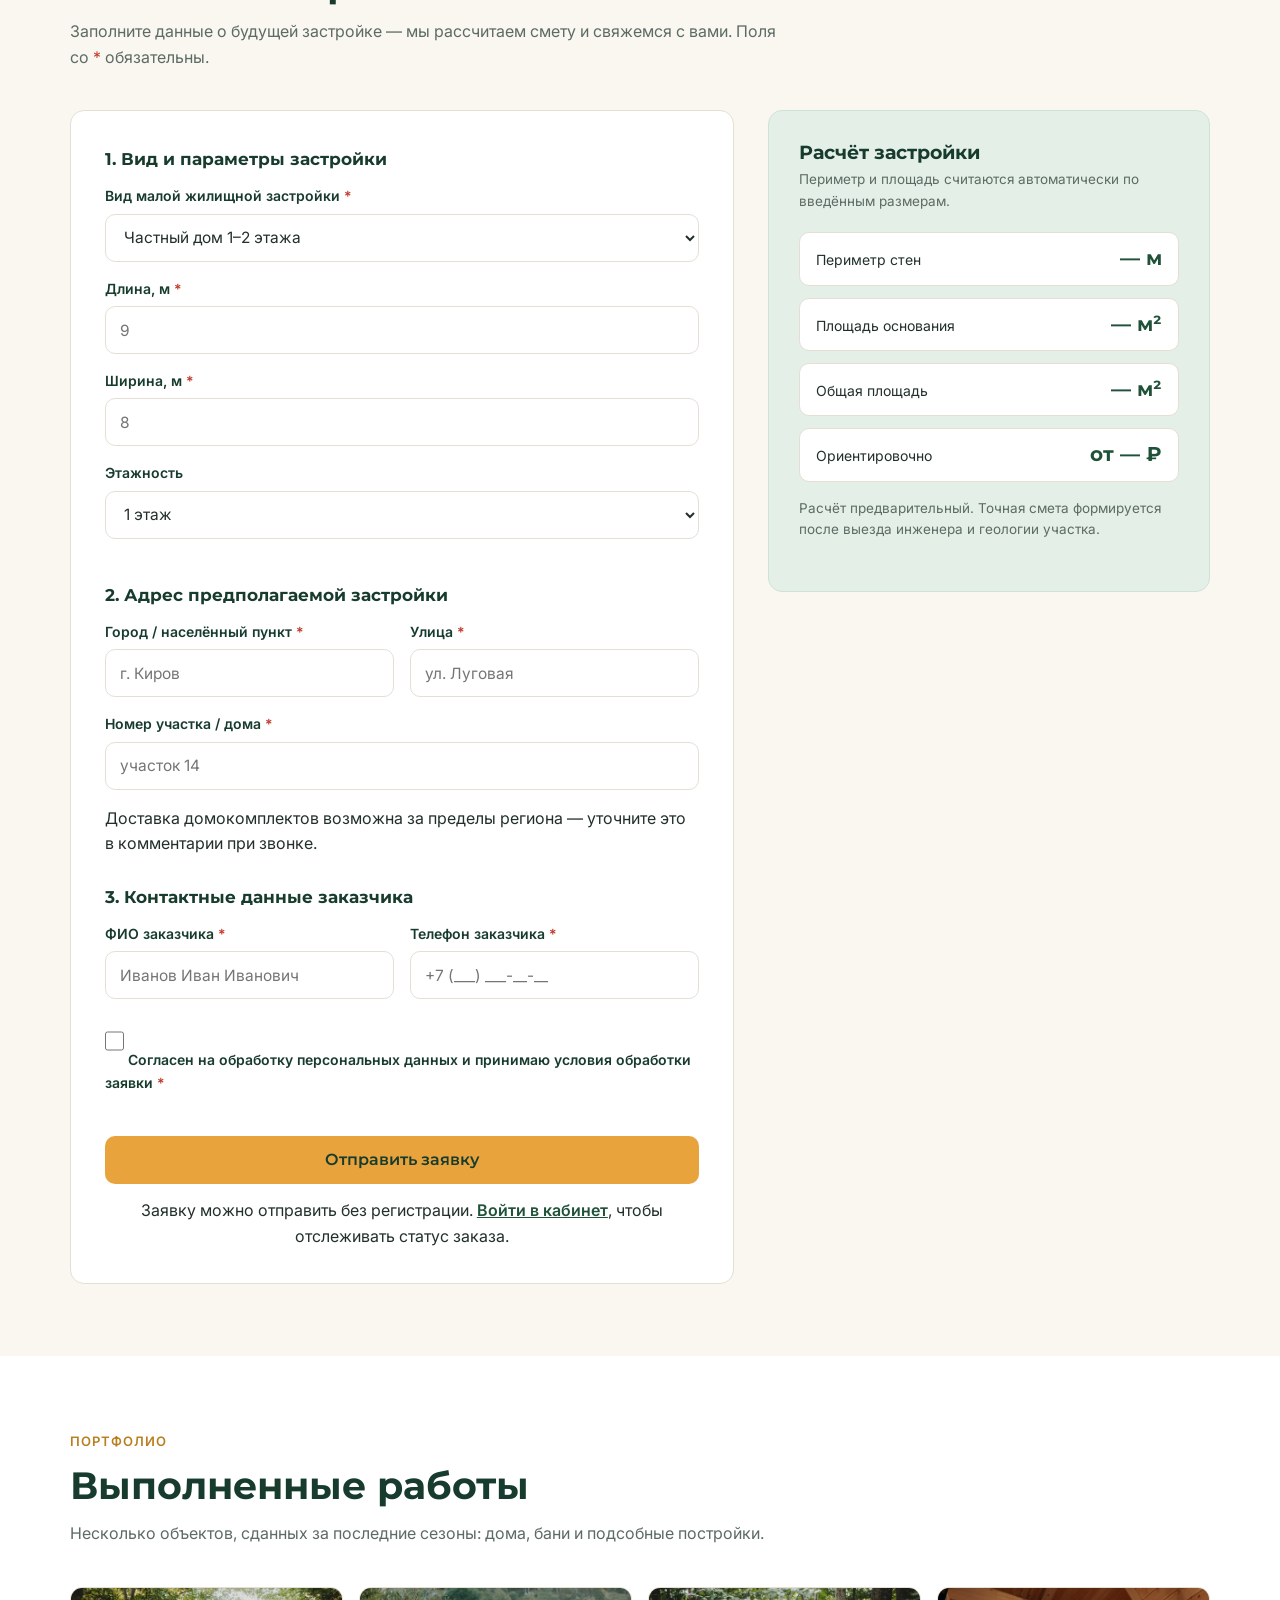
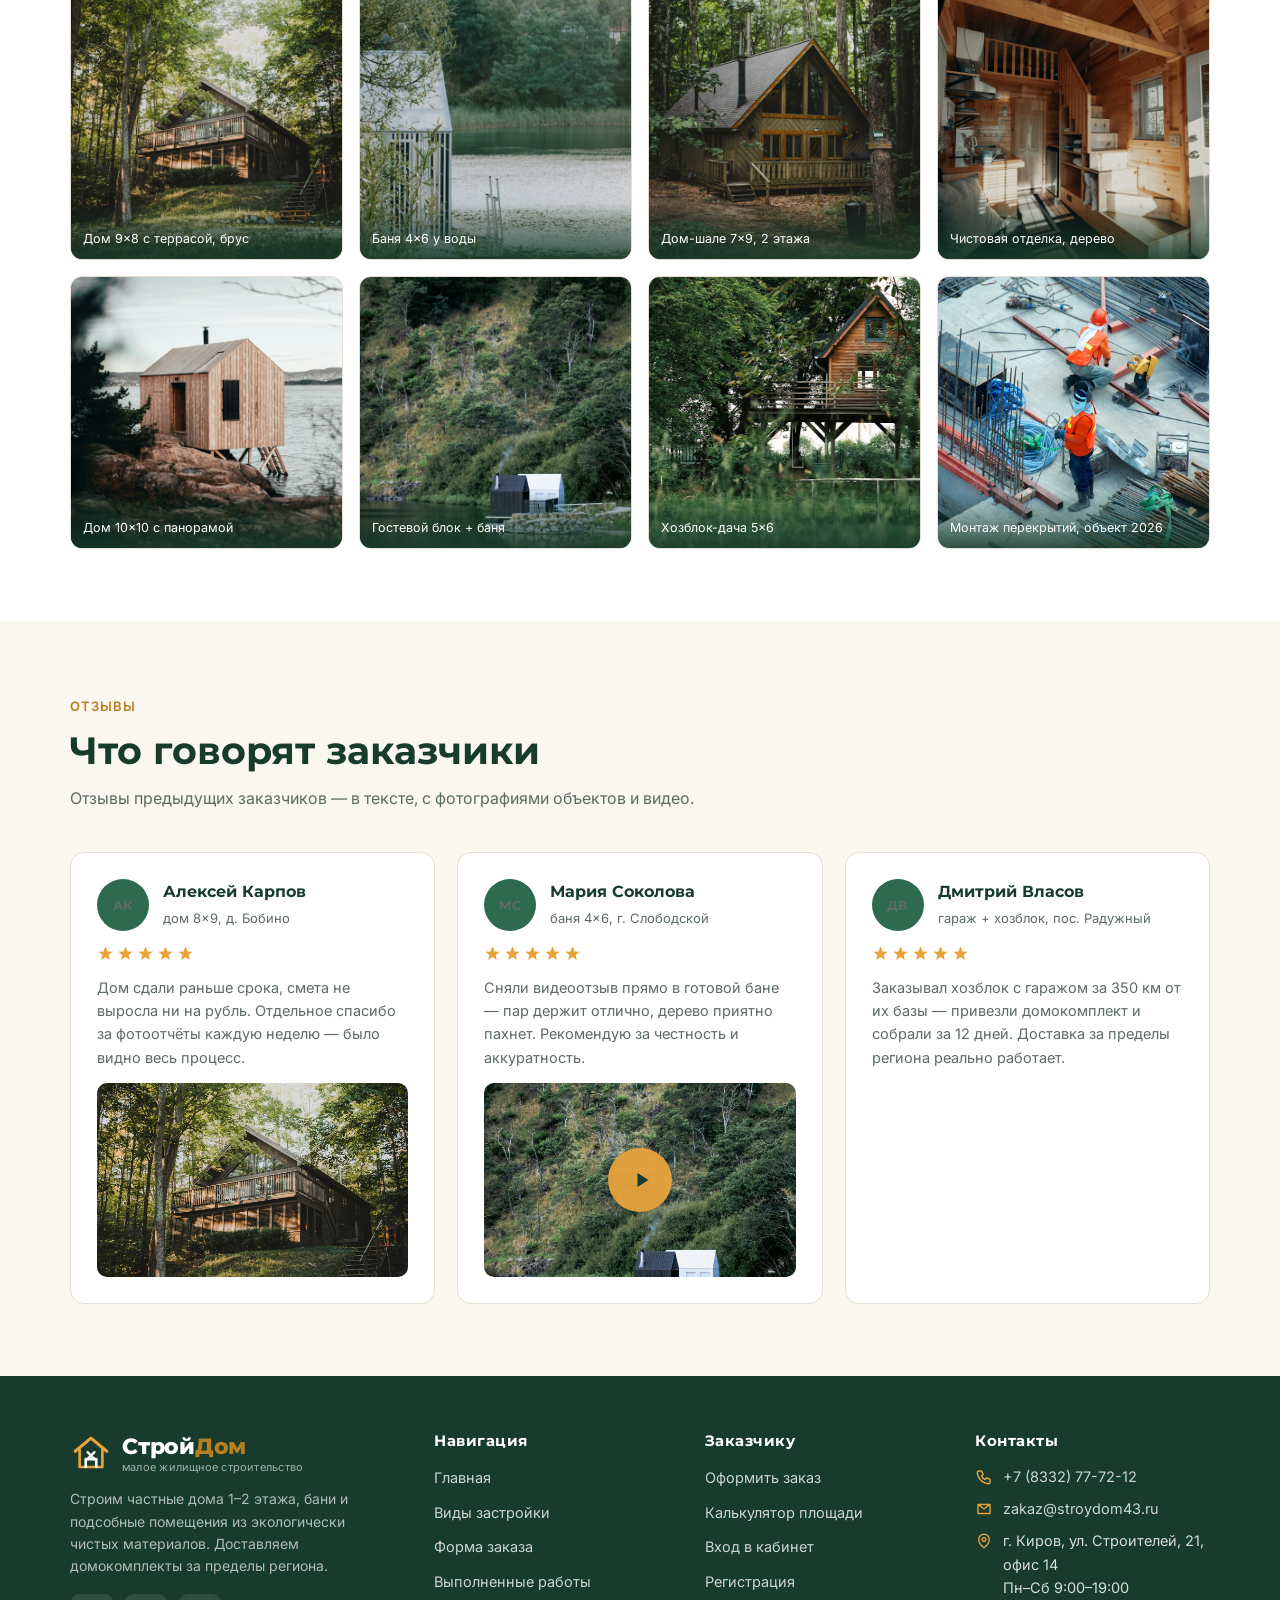
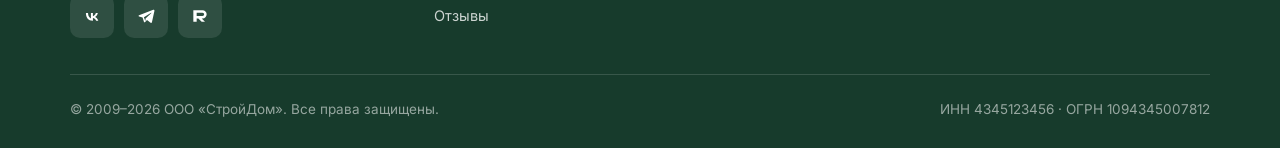
<file: order.html>
<!DOCTYPE html>
<html lang="ru">
<head>
  <meta charset="UTF-8">
  <meta name="viewport" content="width=device-width, initial-scale=1.0">
  <title>Оформление заказа — СтройДом | строительство домов, бань, подсобных помещений</title>
  <meta name="description" content="Оформите заказ на строительство частного дома, бани или подсобного помещения. Онлайн-расчёт периметра и площади застройки, отзывы заказчиков, выполненные работы.">
  <link rel="preconnect" href="https://fonts.googleapis.com">
  <link rel="preconnect" href="https://fonts.gstatic.com" crossorigin>
  <link href="https://fonts.googleapis.com/css2?family=Montserrat:wght@600;700;800&family=Inter:wght@400;500;600&display=swap" rel="stylesheet">
  <link rel="stylesheet" href="css/style.css?v=4">
</head>
<body>

  <!-- Шапка: меню, логотип, контактные данные (зафиксирована) -->
  <header class="header">
    <div class="container header__inner">
      <a class="logo" href="index.html" aria-label="СтройДом — на главную">
        <svg viewBox="0 0 48 48" fill="none" xmlns="http://www.w3.org/2000/svg" aria-hidden="true">
          <path d="M6 22 24 7l18 15" stroke="#1f5238" stroke-width="3.5" stroke-linecap="round" stroke-linejoin="round"/>
          <path d="M11 20v20h26V20" stroke="#1f5238" stroke-width="3" stroke-linecap="round" stroke-linejoin="round"/>
          <path d="M18 40v-9h12v9" stroke="#e8a33d" stroke-width="3" stroke-linecap="round" stroke-linejoin="round"/>
          <path d="m20 23 8 8m0-8-8 8" stroke="#e8a33d" stroke-width="2.6" stroke-linecap="round"/>
        </svg>
        <span>
          <span class="logo__name">Строй<span>Дом</span></span>
          <span class="logo__tag">малое жилищное строительство</span>
        </span>
      </a>

      <nav class="nav" id="nav" aria-label="Основная навигация">
        <a href="index.html#works">Виды работ</a>
        <a href="index.html#services">Услуги</a>
        <a href="#types">Виды застройки</a>
        <a href="#order">Форма заказа</a>
        <a href="#reviews">Отзывы</a>
        <a href="#" data-open-auth="login">Войти</a>
      </nav>

      <div class="header__contacts">
        <a class="header__phone" href="tel:+78332777212">+7 (8332) 77-72-12</a>
        <a class="header__mail" href="mailto:zakaz@stroydom43.ru">zakaz@stroydom43.ru</a>
      </div>

      <a class="btn btn--primary header__cta" href="#order">Оформить заказ</a>

      <button class="burger" id="burger" aria-expanded="false" aria-controls="nav" aria-label="Открыть меню">
        <svg class="icon-open" viewBox="0 0 24 24" fill="none" stroke-width="2" stroke-linecap="round" aria-hidden="true"><path d="M4 7h16M4 12h16M4 17h16"/></svg>
        <svg class="icon-close" viewBox="0 0 24 24" fill="none" stroke-width="2" stroke-linecap="round" aria-hidden="true"><path d="m6 6 12 12M18 6 6 18"/></svg>
      </button>
    </div>
  </header>

  <main>
    <!-- ЭКРАН 1: главный экран страницы заказа — оффер + контакты -->
    <section class="hero" id="hero">
      <div class="container">
        <div class="hero__inner">
          <div class="hero__text">
            <span class="hero__badge">✦ Бесплатный расчёт сметы · ответ за 1 рабочий день</span>
            <h1>Оформите заказ на <em>строительство под ключ</em></h1>
            <p class="hero__lead">Укажите вид застройки и размеры — система сразу посчитает периметр, площадь и ориентировочную стоимость. Заявку можно отправить без регистрации.</p>
            <div class="hero__actions">
              <a class="btn btn--primary" href="#order">Перейти к форме заказа</a>
              <a class="btn btn--outline" href="#gallery">Выполненные работы</a>
            </div>
            <div class="hero__facts">
              <div class="hero__fact"><b>1 день</b><span>на расчёт и звонок</span></div>
              <div class="hero__fact"><b>0 ₽</b><span>за проект и смету</span></div>
              <div class="hero__fact"><b>340+</b><span>довольных заказчиков</span></div>
            </div>
          </div>
          <div class="hero__media">
            <img src="img/house-hero.jpg" width="900" height="1125"
                 alt="Готовый деревянный дом, построенный компанией СтройДом">
            <div class="hero__chip">
              <span class="ic"><svg viewBox="0 0 24 24" fill="none" stroke-width="1.8" stroke-linecap="round" stroke-linejoin="round" aria-hidden="true"><path d="M20 6 9 17l-5-5"/></svg></span>
              <span><b>Смета в договоре</b><span>фиксируем цену до начала работ</span></span>
            </div>
          </div>
        </div>
      </div>
    </section>

    <!-- ЭКРАН 2: перечень видов малой жилищной застройки с описанием работ -->
    <section class="section section--alt" id="types">
      <div class="container">
        <div class="section-head">
          <span class="kicker">Виды застройки</span>
          <h2>Что можно заказать</h2>
          <p>Выберите направление — по каждому работаем под ключ и поэтапно фиксируем результат в актах.</p>
        </div>
        <div class="types-grid">
          <article class="type-card">
            <div class="type-card__num">01 · от 32 000 ₽/м²</div>
            <h3>Частные дома 1–2 этажа</h3>
            <p>Брус, газобетон или каркас. Постоянное проживание, утепление под климат региона.</p>
            <ul class="type-card__steps">
              <li><svg viewBox="0 0 24 24" fill="none" stroke-width="2.2" stroke-linecap="round" stroke-linejoin="round" aria-hidden="true"><path d="m5 13 4 4L19 7"/></svg>Проект, геология и смета</li>
              <li><svg viewBox="0 0 24 24" fill="none" stroke-width="2.2" stroke-linecap="round" stroke-linejoin="round" aria-hidden="true"><path d="m5 13 4 4L19 7"/></svg>Фундамент, коробка, кровля</li>
              <li><svg viewBox="0 0 24 24" fill="none" stroke-width="2.2" stroke-linecap="round" stroke-linejoin="round" aria-hidden="true"><path d="m5 13 4 4L19 7"/></svg>Коммуникации и отделка</li>
            </ul>
          </article>
          <article class="type-card">
            <div class="type-card__num">02 · от 28 000 ₽/м²</div>
            <h3>Бани</h3>
            <p>Срубы из профилированного бруса с парной, мойкой и комнатой отдыха. Печь и дымоход в комплекте.</p>
            <ul class="type-card__steps">
              <li><svg viewBox="0 0 24 24" fill="none" stroke-width="2.2" stroke-linecap="round" stroke-linejoin="round" aria-hidden="true"><path d="m5 13 4 4L19 7"/></svg>Фундамент и сборка сруба</li>
              <li><svg viewBox="0 0 24 24" fill="none" stroke-width="2.2" stroke-linecap="round" stroke-linejoin="round" aria-hidden="true"><path d="m5 13 4 4L19 7"/></svg>Кровля и полки</li>
              <li><svg viewBox="0 0 24 24" fill="none" stroke-width="2.2" stroke-linecap="round" stroke-linejoin="round" aria-hidden="true"><path d="m5 13 4 4L19 7"/></svg>Печь, дымоход, обвязка</li>
            </ul>
          </article>
          <article class="type-card">
            <div class="type-card__num">03 · от 18 000 ₽/м²</div>
            <h3>Подсобные помещения</h3>
            <p>Гаражи, хозблоки, мастерские и дровники. Утеплённые и холодные варианты по каркасной технологии.</p>
            <ul class="type-card__steps">
              <li><svg viewBox="0 0 24 24" fill="none" stroke-width="2.2" stroke-linecap="round" stroke-linejoin="round" aria-hidden="true"><path d="m5 13 4 4L19 7"/></svg>Подготовка основания</li>
              <li><svg viewBox="0 0 24 24" fill="none" stroke-width="2.2" stroke-linecap="round" stroke-linejoin="round" aria-hidden="true"><path d="m5 13 4 4L19 7"/></svg>Каркас и обшивка</li>
              <li><svg viewBox="0 0 24 24" fill="none" stroke-width="2.2" stroke-linecap="round" stroke-linejoin="round" aria-hidden="true"><path d="m5 13 4 4L19 7"/></svg>Ворота, двери, кровля</li>
            </ul>
          </article>
        </div>
      </div>
    </section>

    <!-- ЭКРАН 3: форма заказа услуги + калькулятор периметра и площади -->
    <section class="section" id="order">
      <div class="container">
        <div class="section-head">
          <span class="kicker">Форма заказа</span>
          <h2>Заявка на строительство</h2>
          <p>Заполните данные о будущей застройке — мы рассчитаем смету и свяжемся с вами. Поля со <span style="color:#c0392b">*</span> обязательны.</p>
        </div>
        <div class="order-layout">
          <!-- Форма: вид застройки, размеры, адрес, ФИО, телефон -->
          <form class="order-form" id="orderForm" novalidate>
            <fieldset>
              <legend>1. Вид и параметры застройки</legend>
              <div class="field">
                <label for="f-type">Вид малой жилищной застройки <span class="req">*</span></label>
                <select id="f-type" name="type" required>
                  <option value="house">Частный дом 1–2 этажа</option>
                  <option value="banya">Баня</option>
                  <option value="hozblok">Подсобное помещение (гараж, хозблок)</option>
                </select>
              </div>
              <div class="form-row--3">
                <div class="field">
                  <label for="f-length">Длина, м <span class="req">*</span></label>
                  <input type="number" id="f-length" name="length" min="2" max="40" step="0.1" inputmode="decimal" placeholder="9" required>
                  <span class="error">Укажите длину</span>
                </div>
                <div class="field">
                  <label for="f-width">Ширина, м <span class="req">*</span></label>
                  <input type="number" id="f-width" name="width" min="2" max="40" step="0.1" inputmode="decimal" placeholder="8" required>
                  <span class="error">Укажите ширину</span>
                </div>
                <div class="field">
                  <label for="f-floors">Этажность</label>
                  <select id="f-floors" name="floors">
                    <option value="1">1 этаж</option>
                    <option value="2">2 этажа</option>
                  </select>
                </div>
              </div>
            </fieldset>

            <fieldset>
              <legend>2. Адрес предполагаемой застройки</legend>
              <div class="form-row">
                <div class="field">
                  <label for="f-city">Город / населённый пункт <span class="req">*</span></label>
                  <input type="text" id="f-city" name="city" autocomplete="address-level2" placeholder="г. Киров" required>
                  <span class="error">Укажите населённый пункт</span>
                </div>
                <div class="field">
                  <label for="f-street">Улица <span class="req">*</span></label>
                  <input type="text" id="f-street" name="street" autocomplete="address-line1" placeholder="ул. Луговая" required>
                  <span class="error">Укажите улицу</span>
                </div>
              </div>
              <div class="field">
                <label for="f-plot">Номер участка / дома <span class="req">*</span></label>
                <input type="text" id="f-plot" name="plot" placeholder="участок 14" required>
                <span class="error">Укажите номер участка или дома</span>
              </div>
              <p class="field hint" style="margin:0">Доставка домокомплектов возможна за пределы региона — уточните это в комментарии при звонке.</p>
            </fieldset>

            <fieldset>
              <legend>3. Контактные данные заказчика</legend>
              <div class="form-row">
                <div class="field">
                  <label for="f-name">ФИО заказчика <span class="req">*</span></label>
                  <input type="text" id="f-name" name="name" autocomplete="name" placeholder="Иванов Иван Иванович" required>
                  <span class="error">Укажите ФИО</span>
                </div>
                <div class="field">
                  <label for="f-phone">Телефон заказчика <span class="req">*</span></label>
                  <input type="tel" id="f-phone" name="phone" autocomplete="tel" placeholder="+7 (___) ___-__-__" required>
                  <span class="error">Укажите корректный телефон</span>
                </div>
              </div>
              <div class="field">
                <label class="checkbox">
                  <input type="checkbox" id="f-consent" name="consent" required>
                  <span>Согласен на обработку персональных данных и принимаю условия обработки заявки <span class="req">*</span></span>
                </label>
              </div>
            </fieldset>

            <button type="submit" class="btn btn--primary" style="width:100%">Отправить заявку</button>
            <p class="field hint" style="text-align:center;margin:14px 0 0">
              Заявку можно отправить без регистрации.
              <a href="#" data-open-auth="login" style="color:var(--green-700);font-weight:600">Войти в кабинет</a>, чтобы отслеживать статус заказа.
            </p>

            <div class="form-success" id="formSuccess">
              ✓ Заявка отправлена! Наш инженер перезвонит в течение рабочего дня и уточнит детали застройки.
            </div>
          </form>

          <!-- Калькулятор периметра и площади (по ТЗ) -->
          <aside class="calc" id="calc">
            <h3>Расчёт застройки</h3>
            <p>Периметр и площадь считаются автоматически по введённым размерам.</p>
            <div class="calc__results">
              <div class="calc__row"><span>Периметр стен</span><b id="calc-perimeter">— м</b></div>
              <div class="calc__row"><span>Площадь основания</span><b id="calc-area">— м²</b></div>
              <div class="calc__row"><span>Общая площадь</span><b id="calc-total">— м²</b></div>
              <div class="calc__row"><span>Ориентировочно</span><b id="calc-price">от — ₽</b></div>
            </div>
            <p class="calc__note">Расчёт предварительный. Точная смета формируется после выезда инженера и геологии участка.</p>
          </aside>
        </div>
      </div>
    </section>

    <!-- Просмотр выполненных ранее работ -->
    <section class="section section--alt" id="gallery">
      <div class="container">
        <div class="section-head">
          <span class="kicker">Портфолио</span>
          <h2>Выполненные работы</h2>
          <p>Несколько объектов, сданных за последние сезоны: дома, бани и подсобные постройки.</p>
        </div>
        <div class="gallery">
          <figure><img src="img/house-7.jpg" loading="lazy" alt="Дом с террасой в лесу"><figcaption>Дом 9×8 с террасой, брус</figcaption></figure>
          <figure><img src="img/banya-1.jpg" loading="lazy" alt="Баня на берегу"><figcaption>Баня 4×6 у воды</figcaption></figure>
          <figure><img src="img/house-8.jpg" loading="lazy" alt="Двухэтажный дом А-образной формы"><figcaption>Дом-шале 7×9, 2 этажа</figcaption></figure>
          <figure><img src="img/house-6.jpg" loading="lazy" alt="Интерьер деревянного дома"><figcaption>Чистовая отделка, дерево</figcaption></figure>
          <figure><img src="img/house-9.jpg" loading="lazy" alt="Современный дом у озера"><figcaption>Дом 10×10 с панорамой</figcaption></figure>
          <figure><img src="img/banya-2.jpg" loading="lazy" alt="Хозпостройки у воды"><figcaption>Гостевой блок + баня</figcaption></figure>
          <figure><img src="img/house-4.jpg" loading="lazy" alt="Компактный дом на участке"><figcaption>Хозблок-дача 5×6</figcaption></figure>
          <figure><img src="img/crane-1.jpg" loading="lazy" alt="Монтаж конструкций на объекте"><figcaption>Монтаж перекрытий, объект 2026</figcaption></figure>
        </div>
      </div>
    </section>

    <!-- ЭКРАН 4: отзывы от предыдущих заказчиков (текст, фото, видео) -->
    <section class="section" id="reviews">
      <div class="container">
        <div class="section-head">
          <span class="kicker">Отзывы</span>
          <h2>Что говорят заказчики</h2>
          <p>Отзывы предыдущих заказчиков — в тексте, с фотографиями объектов и видео.</p>
        </div>
        <div class="reviews-grid">
          <!-- Отзыв с фото -->
          <article class="review-card">
            <div class="review-card__head">
              <span class="review-card__avatar">АК</span>
              <div>
                <b>Алексей Карпов</b>
                <span>дом 8×9, д. Бобино</span>
              </div>
            </div>
            <div class="stars" aria-label="Оценка 5 из 5">
              <svg viewBox="0 0 24 24" aria-hidden="true"><path d="m12 2 3 7 7 .5-5.5 4.5L18 21l-6-4-6 4 1.5-7L2 9.5 9 9z"/></svg>
              <svg viewBox="0 0 24 24" aria-hidden="true"><path d="m12 2 3 7 7 .5-5.5 4.5L18 21l-6-4-6 4 1.5-7L2 9.5 9 9z"/></svg>
              <svg viewBox="0 0 24 24" aria-hidden="true"><path d="m12 2 3 7 7 .5-5.5 4.5L18 21l-6-4-6 4 1.5-7L2 9.5 9 9z"/></svg>
              <svg viewBox="0 0 24 24" aria-hidden="true"><path d="m12 2 3 7 7 .5-5.5 4.5L18 21l-6-4-6 4 1.5-7L2 9.5 9 9z"/></svg>
              <svg viewBox="0 0 24 24" aria-hidden="true"><path d="m12 2 3 7 7 .5-5.5 4.5L18 21l-6-4-6 4 1.5-7L2 9.5 9 9z"/></svg>
            </div>
            <p>Дом сдали раньше срока, смета не выросла ни на рубль. Отдельное спасибо за фотоотчёты каждую неделю — было видно весь процесс.</p>
            <div class="review-card__media">
              <img src="img/house-7.jpg" loading="lazy" alt="Готовый дом заказчика Алексея">
            </div>
          </article>
          <!-- Отзыв с видео -->
          <article class="review-card">
            <div class="review-card__head">
              <span class="review-card__avatar">МС</span>
              <div>
                <b>Мария Соколова</b>
                <span>баня 4×6, г. Слободской</span>
              </div>
            </div>
            <div class="stars" aria-label="Оценка 5 из 5">
              <svg viewBox="0 0 24 24" aria-hidden="true"><path d="m12 2 3 7 7 .5-5.5 4.5L18 21l-6-4-6 4 1.5-7L2 9.5 9 9z"/></svg>
              <svg viewBox="0 0 24 24" aria-hidden="true"><path d="m12 2 3 7 7 .5-5.5 4.5L18 21l-6-4-6 4 1.5-7L2 9.5 9 9z"/></svg>
              <svg viewBox="0 0 24 24" aria-hidden="true"><path d="m12 2 3 7 7 .5-5.5 4.5L18 21l-6-4-6 4 1.5-7L2 9.5 9 9z"/></svg>
              <svg viewBox="0 0 24 24" aria-hidden="true"><path d="m12 2 3 7 7 .5-5.5 4.5L18 21l-6-4-6 4 1.5-7L2 9.5 9 9z"/></svg>
              <svg viewBox="0 0 24 24" aria-hidden="true"><path d="m12 2 3 7 7 .5-5.5 4.5L18 21l-6-4-6 4 1.5-7L2 9.5 9 9z"/></svg>
            </div>
            <p>Сняли видеоотзыв прямо в готовой бане — пар держит отлично, дерево приятно пахнет. Рекомендую за честность и аккуратность.</p>
            <div class="review-card__media">
              <img src="img/banya-2.jpg" loading="lazy" alt="Баня заказчицы Марии — кадр из видеоотзыва">
              <button class="news-card__play" type="button" aria-label="Смотреть видеоотзыв">
                <svg viewBox="0 0 24 24" aria-hidden="true"><path d="M8 5v14l11-7z"/></svg>
              </button>
            </div>
          </article>
          <!-- Текстовый отзыв -->
          <article class="review-card">
            <div class="review-card__head">
              <span class="review-card__avatar">ДВ</span>
              <div>
                <b>Дмитрий Власов</b>
                <span>гараж + хозблок, пос. Радужный</span>
              </div>
            </div>
            <div class="stars" aria-label="Оценка 5 из 5">
              <svg viewBox="0 0 24 24" aria-hidden="true"><path d="m12 2 3 7 7 .5-5.5 4.5L18 21l-6-4-6 4 1.5-7L2 9.5 9 9z"/></svg>
              <svg viewBox="0 0 24 24" aria-hidden="true"><path d="m12 2 3 7 7 .5-5.5 4.5L18 21l-6-4-6 4 1.5-7L2 9.5 9 9z"/></svg>
              <svg viewBox="0 0 24 24" aria-hidden="true"><path d="m12 2 3 7 7 .5-5.5 4.5L18 21l-6-4-6 4 1.5-7L2 9.5 9 9z"/></svg>
              <svg viewBox="0 0 24 24" aria-hidden="true"><path d="m12 2 3 7 7 .5-5.5 4.5L18 21l-6-4-6 4 1.5-7L2 9.5 9 9z"/></svg>
              <svg viewBox="0 0 24 24" aria-hidden="true"><path d="m12 2 3 7 7 .5-5.5 4.5L18 21l-6-4-6 4 1.5-7L2 9.5 9 9z"/></svg>
            </div>
            <p>Заказывал хозблок с гаражом за 350 км от их базы — привезли домокомплект и собрали за 12 дней. Доставка за пределы региона реально работает.</p>
          </article>
        </div>
      </div>
    </section>
  </main>

  <!-- ЭКРАН 5: подвал — копирайт, навигация, контакты, соцсети -->
  <footer class="footer" id="contacts">
    <div class="container">
      <div class="footer__grid">
        <div>
          <a class="logo" href="index.html" aria-label="СтройДом — на главную">
            <svg viewBox="0 0 48 48" fill="none" xmlns="http://www.w3.org/2000/svg" aria-hidden="true">
              <path d="M6 22 24 7l18 15" stroke="#e8a33d" stroke-width="3.5" stroke-linecap="round" stroke-linejoin="round"/>
              <path d="M11 20v20h26V20" stroke="#e8a33d" stroke-width="3" stroke-linecap="round" stroke-linejoin="round"/>
              <path d="M18 40v-9h12v9" stroke="#fff" stroke-width="3" stroke-linecap="round" stroke-linejoin="round"/>
              <path d="m20 23 8 8m0-8-8 8" stroke="#fff" stroke-width="2.6" stroke-linecap="round"/>
            </svg>
            <span>
              <span class="logo__name">Строй<span>Дом</span></span>
              <span class="logo__tag">малое жилищное строительство</span>
            </span>
          </a>
          <p class="footer__about">Строим частные дома 1–2 этажа, бани и подсобные помещения из экологически чистых материалов. Доставляем домокомплекты за пределы региона.</p>
          <div class="socials">
            <a href="#" aria-label="Мы ВКонтакте"><svg viewBox="0 0 24 24" aria-hidden="true"><path d="M12.7 17.7c-5 0-7.9-3.4-8-9.2h2.5c.1 4.2 2 6 3.5 6.4V8.5h2.4v3.7c1.5-.2 3-1.8 3.5-3.7H19c-.4 2.3-2 3.9-3.2 4.6 1.2.5 3.1 2 3.8 4.6H17c-.6-1.8-2-3.2-3.9-3.4v3.4h-.4Z"/></svg></a>
            <a href="#" aria-label="Мы в Telegram"><svg viewBox="0 0 24 24" aria-hidden="true"><path d="m20.7 4.6-17 6.6c-.8.3-.8 1.1 0 1.4l4.2 1.3 1.6 4.9c.2.7 1 .8 1.5.3l2.2-2.2 4.3 3.2c.6.4 1.4.1 1.6-.6l3-13.6c.2-.9-.6-1.6-1.4-1.3ZM9.5 13.5l8.6-5.4c.3-.2.6.2.4.4l-7 6.5-.3 3-1.7-4.5Z"/></svg></a>
            <a href="#" aria-label="Наш канал на Rutube"><svg viewBox="0 0 24 24" aria-hidden="true"><path d="M4 5h11a5 5 0 0 1 0 10h-1l4 4h-4l-4-4H8v4H4V5Zm4 3v4h7a2 2 0 0 0 0-4H8Z"/></svg></a>
          </div>
        </div>
        <div>
          <h4>Навигация</h4>
          <ul>
            <li><a href="index.html">Главная</a></li>
            <li><a href="#types">Виды застройки</a></li>
            <li><a href="#order">Форма заказа</a></li>
            <li><a href="#gallery">Выполненные работы</a></li>
            <li><a href="#reviews">Отзывы</a></li>
          </ul>
        </div>
        <div>
          <h4>Заказчику</h4>
          <ul>
            <li><a href="#order">Оформить заказ</a></li>
            <li><a href="#calc">Калькулятор площади</a></li>
            <li><a href="#" data-open-auth="login">Вход в кабинет</a></li>
            <li><a href="#" data-open-auth="register">Регистрация</a></li>
          </ul>
        </div>
        <div>
          <h4>Контакты</h4>
          <ul class="footer__contacts">
            <li><svg viewBox="0 0 24 24" fill="none" stroke-width="1.8" stroke-linecap="round" stroke-linejoin="round" aria-hidden="true"><path d="M5 4h4l2 5-2.5 1.5a11 11 0 0 0 5 5L15 13l5 2v4a2 2 0 0 1-2 2A16 16 0 0 1 3 6a2 2 0 0 1 2-2Z"/></svg><a href="tel:+78332777212">+7 (8332) 77-72-12</a></li>
            <li><svg viewBox="0 0 24 24" fill="none" stroke-width="1.8" stroke-linecap="round" stroke-linejoin="round" aria-hidden="true"><path d="M4 6h16v12H4V6Zm0 0 8 6 8-6"/></svg><a href="mailto:zakaz@stroydom43.ru">zakaz@stroydom43.ru</a></li>
            <li><svg viewBox="0 0 24 24" fill="none" stroke-width="1.8" stroke-linecap="round" stroke-linejoin="round" aria-hidden="true"><path d="M12 21s7-5.1 7-11a7 7 0 1 0-14 0c0 5.9 7 11 7 11Z"/><circle cx="12" cy="10" r="2.5"/></svg><span>г. Киров, ул. Строителей, 21, офис 14<br>Пн–Сб 9:00–19:00</span></li>
          </ul>
        </div>
      </div>
      <div class="footer__bottom">
        <span>© 2009–2026 ООО «СтройДом». Все права защищены.</span>
        <span>ИНН 4345123456 · ОГРН 1094345007812</span>
      </div>
    </div>
  </footer>

  <!-- Кнопка возвращения на главный экран -->
  <button class="to-top" id="toTop" type="button" aria-label="Вернуться на главный экран">
    <svg viewBox="0 0 24 24" fill="none" stroke-width="2.4" stroke-linecap="round" stroke-linejoin="round" aria-hidden="true"><path d="M12 19V5m-7 7 7-7 7 7"/></svg>
  </button>

  <!-- Модальное окно: вход / регистрация (заказ возможен и без авторизации) -->
  <div class="modal" id="authModal" role="dialog" aria-modal="true" aria-labelledby="authTitle">
    <div class="modal__box">
      <button class="modal__close" type="button" data-close-modal aria-label="Закрыть окно">
        <svg viewBox="0 0 24 24" fill="none" stroke-width="2" stroke-linecap="round" aria-hidden="true"><path d="m6 6 12 12M18 6 6 18"/></svg>
      </button>
      <h3 id="authTitle" data-modal-title>Вход в личный кабинет</h3>
      <p>Авторизация нужна, чтобы отслеживать статус заказа. Отправить заявку можно и без неё.</p>
      <div class="modal__tabs">
        <button type="button" class="modal__tab is-active" data-tab="login">Вход</button>
        <button type="button" class="modal__tab" data-tab="register">Регистрация</button>
      </div>
      <form novalidate>
        <div class="field">
          <label for="a-phone">Телефон или e-mail</label>
          <input type="text" id="a-phone" autocomplete="username" placeholder="+7 (___) ___-__-__" required>
        </div>
        <div class="field">
          <label for="a-pass">Пароль</label>
          <input type="password" id="a-pass" autocomplete="current-password" placeholder="••••••••" required>
        </div>
        <button type="submit" class="btn btn--primary" style="width:100%">Продолжить</button>
      </form>
    </div>
  </div>

  <script src="js/script.js"></script>
</body>
</html>
</file>
<file: css/style.css>
/* ============================================================
   СтройДом — дизайн-макет сайта малого жилищного строительства
   Палитра: тёмно-зелёный (доверие, экология) + янтарный (дерево)
   Шрифты: Montserrat (заголовки) + Inter (текст), кириллица
   ============================================================ */

:root {
  --green-900: #173b2c;
  --green-800: #1c4534;
  --green-700: #1f5238;
  --green-600: #2d6a4f;
  --green-100: #e3efe7;
  --amber: #e8a33d;
  --amber-dark: #b97f1f;
  --bg: #faf7f1;
  --surface: #ffffff;
  --text: #22302b;
  --muted: #5c6b64;
  --line: #e5dfd3;
  --danger: #c0392b;
  --success: #2e7d32;
  --radius: 14px;
  --shadow: 0 8px 28px rgba(23, 59, 44, 0.1);
  --header-h: 76px;
  --font-head: "Montserrat", "Arial", sans-serif;
  --font-body: "Inter", "Segoe UI", sans-serif;
}

* { margin: 0; padding: 0; box-sizing: border-box; }

html { scroll-behavior: smooth; scroll-padding-top: calc(var(--header-h) + 12px); }

body {
  font-family: var(--font-body);
  font-size: 16px;
  line-height: 1.6;
  color: var(--text);
  background: var(--bg);
}

img, svg { display: block; max-width: 100%; height: auto; }

.container { max-width: 1180px; margin: 0 auto; padding: 0 20px; }

h1, h2, h3, h4 { font-family: var(--font-head); line-height: 1.25; color: var(--green-900); }

.section { padding: 72px 0; }
.section--alt { background: var(--surface); }

.section-head { max-width: 720px; margin-bottom: 40px; }
.section-head .kicker {
  display: inline-block;
  font-size: 13px;
  font-weight: 600;
  letter-spacing: 0.08em;
  text-transform: uppercase;
  color: var(--amber-dark);
  margin-bottom: 10px;
}
.section-head h2 { font-size: clamp(26px, 3.4vw, 38px); margin-bottom: 12px; }
.section-head p { color: var(--muted); }

/* ---------- Кнопки ---------- */
.btn {
  display: inline-flex;
  align-items: center;
  justify-content: center;
  gap: 10px;
  min-height: 48px;
  padding: 12px 26px;
  border-radius: 10px;
  border: 2px solid transparent;
  font: 600 16px var(--font-head);
  text-decoration: none;
  cursor: pointer;
  transition: background 0.2s ease, color 0.2s ease, transform 0.15s ease, box-shadow 0.2s ease;
  touch-action: manipulation;
}
.btn:active { transform: scale(0.97); }
.btn--primary { background: var(--amber); color: var(--green-900); }
.btn--primary:hover { background: var(--amber-dark); color: #fff; }
.btn--outline { border-color: var(--green-600); color: var(--green-700); background: transparent; }
.btn--outline:hover { background: var(--green-600); color: #fff; }
.btn--ghost { border-color: rgba(255, 255, 255, 0.5); color: #fff; background: transparent; }
.btn--ghost:hover { background: rgba(255, 255, 255, 0.14); }
.btn:focus-visible, a:focus-visible, button:focus-visible, input:focus-visible, select:focus-visible {
  outline: 3px solid var(--amber);
  outline-offset: 2px;
}

/* ============================================================
   Шапка (зафиксирована в верхней части страницы — по ТЗ)
   ============================================================ */
.header {
  position: fixed;
  top: 0; left: 0; right: 0;
  z-index: 1000;
  height: var(--header-h);
  background: rgba(255, 255, 255, 0.96);
  backdrop-filter: blur(8px);
  border-bottom: 1px solid var(--line);
}
.header__inner {
  height: var(--header-h);
  display: flex;
  align-items: center;
  gap: 28px;
}

/* Логотип: элемент малого строительства (дом) + инструменты (молоток/ключ) */
.logo {
  display: flex;
  align-items: center;
  gap: 10px;
  text-decoration: none;
  margin-right: auto;
}
.logo svg { width: 42px; height: 42px; flex-shrink: 0; }
.logo__name {
  font: 800 22px var(--font-head);
  color: var(--green-900);
  letter-spacing: -0.01em;
}
.logo__name span { color: var(--amber-dark); }
.logo__tag { display: block; font: 400 11px var(--font-body); color: var(--muted); letter-spacing: 0.02em; }

.nav { display: flex; gap: 4px; }
.nav a {
  padding: 10px 12px;
  border-radius: 8px;
  text-decoration: none;
  font-weight: 500;
  font-size: 15px;
  color: var(--text);
  transition: color 0.2s, background 0.2s;
}
.nav a:hover { color: var(--green-700); background: var(--green-100); }
.nav a.is-active { color: var(--green-700); font-weight: 600; background: var(--green-100); }

.header__contacts { text-align: right; line-height: 1.3; }
.header__phone {
  display: block;
  font: 700 16px var(--font-head);
  color: var(--green-900);
  text-decoration: none;
  white-space: nowrap;
}
.header__phone:hover { color: var(--amber-dark); }
.header__mail { font-size: 12.5px; color: var(--muted); text-decoration: none; }
.header__mail:hover { color: var(--green-700); }

.burger {
  display: none;
  width: 48px; height: 48px;
  border: none;
  background: none;
  cursor: pointer;
  border-radius: 10px;
  align-items: center;
  justify-content: center;
}
.burger svg { width: 28px; height: 28px; stroke: var(--green-900); }
.burger .icon-close { display: none; }
.burger[aria-expanded="true"] .icon-open { display: none; }
.burger[aria-expanded="true"] .icon-close { display: block; }

/* ============================================================
   Экран 1. Hero: оффер + посыл + контакты (светлый, 2 колонки)
   ============================================================ */
.hero {
  background: var(--bg);
  padding: calc(var(--header-h) + 52px) 0 64px;
}
.hero__inner {
  display: grid;
  grid-template-columns: 1.04fr 0.96fr;
  gap: 52px;
  align-items: center;
}
.hero__text { max-width: 580px; }
.hero__badge {
  display: inline-flex;
  align-items: center;
  gap: 8px;
  background: var(--green-100);
  border: 1px solid #c7e0cf;
  color: var(--green-700);
  border-radius: 999px;
  padding: 7px 16px;
  font-size: 13.5px;
  font-weight: 600;
  margin-bottom: 22px;
}
.hero h1 {
  font-size: clamp(30px, 4.4vw, 50px);
  font-weight: 800;
  margin-bottom: 18px;
}
.hero h1 em { font-style: normal; color: var(--amber-dark); }
.hero__lead { font-size: 18px; color: var(--muted); margin-bottom: 30px; max-width: 540px; }
.hero__actions { display: flex; flex-wrap: wrap; gap: 14px; margin-bottom: 36px; }
.hero__facts { display: flex; flex-wrap: wrap; gap: 36px; }
.hero__fact b { display: block; font: 800 28px var(--font-head); color: var(--green-700); }
.hero__fact span { font-size: 13.5px; color: var(--muted); }

.hero__media { position: relative; }
.hero__media img {
  width: 100%;
  aspect-ratio: 4 / 5;
  object-fit: cover;
  object-position: center 88%;
  border-radius: 22px;
  box-shadow: var(--shadow);
}
.hero__chip {
  position: absolute;
  left: -18px; bottom: 26px;
  background: var(--surface);
  border-radius: 14px;
  box-shadow: var(--shadow);
  padding: 14px 18px;
  display: flex;
  align-items: center;
  gap: 12px;
}
.hero__chip .ic {
  width: 42px; height: 42px;
  border-radius: 10px;
  background: var(--green-100);
  display: flex; align-items: center; justify-content: center;
  flex-shrink: 0;
}
.hero__chip svg { width: 24px; height: 24px; stroke: var(--green-700); }
.hero__chip b { display: block; font: 700 16px var(--font-head); color: var(--green-900); }
.hero__chip span { font-size: 12.5px; color: var(--muted); }

/* ============================================================
   Экран 2. Виды работ + материалы
   ============================================================ */
.works-grid {
  display: grid;
  grid-template-columns: repeat(3, 1fr);
  gap: 22px;
  margin-bottom: 46px;
}
.work-card {
  background: var(--surface);
  border: 1px solid var(--line);
  border-radius: var(--radius);
  padding: 26px;
  transition: transform 0.2s ease, box-shadow 0.2s ease;
}
.work-card:hover { transform: translateY(-4px); box-shadow: var(--shadow); }
.work-card__icon {
  width: 52px; height: 52px;
  border-radius: 12px;
  background: var(--green-100);
  display: flex;
  align-items: center;
  justify-content: center;
  margin-bottom: 16px;
}
.work-card__icon svg { width: 28px; height: 28px; stroke: var(--green-700); }
.work-card h3 { font-size: 18px; margin-bottom: 8px; }
.work-card p { font-size: 14.5px; color: var(--muted); }

.materials {
  background: var(--green-100);
  border: 1px solid #cfe2d6;
  border-radius: var(--radius);
  padding: 34px 36px;
}
.materials h3 { font-size: 21px; margin-bottom: 6px; }
.materials > p { color: var(--muted); font-size: 14.5px; margin-bottom: 20px; }
.materials__list { display: flex; flex-wrap: wrap; gap: 10px; list-style: none; }
.materials__list li {
  display: inline-flex;
  align-items: center;
  gap: 8px;
  background: var(--surface);
  border: 1px solid var(--line);
  border-radius: 999px;
  padding: 9px 18px;
  font-size: 14px;
  color: var(--text);
}
.materials__list li.eco { border-color: var(--green-600); background: #effaf1; color: var(--green-800); font-weight: 600; }
.materials__list svg { width: 17px; height: 17px; stroke: var(--green-600); flex-shrink: 0; }

/* ============================================================
   Экран 3. Лента новостей (график работ: текст, фото, видео)
   ============================================================ */
.news-grid { display: grid; grid-template-columns: repeat(3, 1fr); gap: 22px; }
.news-card {
  background: var(--surface);
  border: 1px solid var(--line);
  border-radius: var(--radius);
  overflow: hidden;
  display: flex;
  flex-direction: column;
  transition: transform 0.2s ease, box-shadow 0.2s ease;
}
.news-card:hover { transform: translateY(-4px); box-shadow: var(--shadow); }
.news-card__media { position: relative; aspect-ratio: 16 / 9; background: var(--green-100); overflow: hidden; }
.news-card__media svg, .news-card__media img { width: 100%; height: 100%; object-fit: cover; }
.news-card__type {
  position: absolute;
  top: 12px; left: 12px;
  display: inline-flex;
  align-items: center;
  gap: 6px;
  background: rgba(23, 59, 44, 0.85);
  color: #fff;
  font-size: 12px;
  font-weight: 600;
  border-radius: 999px;
  padding: 5px 12px;
}
.news-card__play {
  position: absolute;
  inset: 0;
  margin: auto;
  width: 64px; height: 64px;
  border-radius: 50%;
  border: none;
  background: rgba(232, 163, 61, 0.95);
  display: flex;
  align-items: center;
  justify-content: center;
  cursor: pointer;
  transition: transform 0.2s;
}
.news-card__play:hover { transform: scale(1.08); }
.news-card__play svg { width: 24px; height: 24px; fill: var(--green-900); margin-left: 3px; }
.news-card__body { padding: 20px 22px 24px; display: flex; flex-direction: column; gap: 8px; flex: 1; }
.news-card__date { font-size: 13px; color: var(--amber-dark); font-weight: 600; }
.news-card h3 { font-size: 17px; }
.news-card p { font-size: 14.5px; color: var(--muted); flex: 1; }
.news-card__link {
  font-weight: 600;
  font-size: 14.5px;
  color: var(--green-700);
  text-decoration: none;
}
.news-card__link:hover { color: var(--amber-dark); }

/* ============================================================
   Экран 4. Услуги по видам застройки (дома, бани, подсобные)
   ============================================================ */
.services-grid { display: grid; grid-template-columns: repeat(3, 1fr); gap: 22px; }
.service-card {
  background: var(--surface);
  border: 1px solid var(--line);
  border-radius: var(--radius);
  overflow: hidden;
  display: flex;
  flex-direction: column;
  transition: transform 0.2s ease, box-shadow 0.2s ease;
}
.service-card:hover { transform: translateY(-4px); box-shadow: var(--shadow); }
.service-card__media { aspect-ratio: 4 / 3; overflow: hidden; }
.service-card__media svg, .service-card__media img { width: 100%; height: 100%; object-fit: cover; }
.service-card__body { padding: 24px; display: flex; flex-direction: column; flex: 1; }
.service-card h3 { font-size: 20px; margin-bottom: 4px; }
.service-card__price { font: 700 15px var(--font-head); color: var(--amber-dark); margin-bottom: 14px; }
.service-card ul { list-style: none; margin-bottom: 22px; flex: 1; }
.service-card li {
  display: flex;
  gap: 10px;
  align-items: flex-start;
  font-size: 14.5px;
  color: var(--muted);
  padding: 5px 0;
}
.service-card li svg { width: 18px; height: 18px; stroke: var(--green-600); flex-shrink: 0; margin-top: 2px; }

/* ============================================================
   Экран 5. Техника и оборудование
   ============================================================ */
.equipment { display: grid; grid-template-columns: 1fr 1fr; gap: 40px; align-items: center; }
.equipment__list { list-style: none; display: grid; gap: 14px; }
.equipment__list li {
  display: flex;
  gap: 16px;
  align-items: center;
  background: var(--surface);
  border: 1px solid var(--line);
  border-radius: 12px;
  padding: 16px 20px;
}
.equipment__list .eq-icon {
  width: 46px; height: 46px;
  flex-shrink: 0;
  border-radius: 10px;
  background: var(--green-100);
  display: flex;
  align-items: center;
  justify-content: center;
}
.equipment__list .eq-icon svg { width: 26px; height: 26px; stroke: var(--green-700); }
.equipment__list b { display: block; font-family: var(--font-head); font-size: 15.5px; color: var(--green-900); }
.equipment__list span { font-size: 13.5px; color: var(--muted); }
.equipment__note {
  background: var(--green-100);
  border-left: 4px solid var(--green-600);
  border-radius: 0 12px 12px 0;
  padding: 18px 22px;
  font-size: 14.5px;
  color: var(--green-800);
  margin-top: 18px;
}
.equipment__art svg { width: 100%; height: auto; border-radius: var(--radius); }
.equipment__art img { width: 100%; aspect-ratio: 4 / 3; object-fit: cover; border-radius: var(--radius); box-shadow: var(--shadow); }

/* ============================================================
   Экран 6. Документация компании
   ============================================================ */
.docs-grid { display: grid; grid-template-columns: repeat(3, 1fr); gap: 22px; }
.doc-card {
  background: var(--surface);
  border: 1px solid var(--line);
  border-radius: var(--radius);
  padding: 28px 26px;
  text-align: center;
  transition: transform 0.2s ease, box-shadow 0.2s ease;
}
.doc-card:hover { transform: translateY(-4px); box-shadow: var(--shadow); }
.doc-card__preview {
  width: 120px;
  margin: 0 auto 18px;
  border: 1px solid var(--line);
  border-radius: 6px;
  background: #fffdf7;
  box-shadow: 0 4px 14px rgba(23, 59, 44, 0.08);
}
.doc-card h3 { font-size: 16.5px; margin-bottom: 6px; }
.doc-card p { font-size: 13.5px; color: var(--muted); }

/* ============================================================
   Экран 7. Подвал
   ============================================================ */
.footer { background: var(--green-900); color: rgba(255, 255, 255, 0.82); padding: 56px 0 28px; }
.footer__grid {
  display: grid;
  grid-template-columns: 1.4fr 1fr 1fr 1fr;
  gap: 36px;
  padding-bottom: 36px;
  border-bottom: 1px solid rgba(255, 255, 255, 0.14);
}
.footer .logo__name { color: #fff; }
.footer .logo__tag { color: rgba(255, 255, 255, 0.6); }
.footer__about { font-size: 14px; margin-top: 14px; max-width: 300px; color: rgba(255, 255, 255, 0.66); }
.footer h4 { color: #fff; font-size: 15px; margin-bottom: 14px; letter-spacing: 0.03em; }
.footer ul { list-style: none; display: grid; gap: 9px; }
.footer a { color: rgba(255, 255, 255, 0.78); text-decoration: none; font-size: 14.5px; }
.footer a:hover { color: var(--amber); }
.footer__contacts li { display: flex; gap: 10px; align-items: flex-start; font-size: 14.5px; }
.footer__contacts svg { width: 18px; height: 18px; stroke: var(--amber); flex-shrink: 0; margin-top: 3px; }
.socials { display: flex; gap: 10px; margin-top: 16px; }
.socials a {
  width: 44px; height: 44px;
  border-radius: 10px;
  background: rgba(255, 255, 255, 0.1);
  display: flex;
  align-items: center;
  justify-content: center;
  transition: background 0.2s;
}
.socials a:hover { background: var(--amber); }
.socials a:hover svg { fill: var(--green-900); }
.socials svg { width: 20px; height: 20px; fill: #fff; transition: fill 0.2s; }
.footer__bottom {
  display: flex;
  flex-wrap: wrap;
  justify-content: space-between;
  align-items: center;
  gap: 12px;
  padding-top: 24px;
  font-size: 13.5px;
  color: rgba(255, 255, 255, 0.55);
}

/* Кнопка возвращения на главный экран (обязательна по ТЗ) */
.to-top {
  position: fixed;
  right: 22px;
  bottom: 22px;
  z-index: 900;
  width: 52px; height: 52px;
  border-radius: 50%;
  border: none;
  background: var(--amber);
  box-shadow: 0 6px 20px rgba(23, 59, 44, 0.3);
  display: flex;
  align-items: center;
  justify-content: center;
  cursor: pointer;
  opacity: 0;
  visibility: hidden;
  transform: translateY(10px);
  transition: opacity 0.25s, transform 0.25s, visibility 0.25s, background 0.2s;
}
.to-top.is-visible { opacity: 1; visibility: visible; transform: translateY(0); }
.to-top:hover { background: var(--amber-dark); }
.to-top svg { width: 22px; height: 22px; stroke: var(--green-900); }
.to-top:hover svg { stroke: #fff; }

/* ============================================================
   Страница заказа: виды застройки
   ============================================================ */
.types-grid { display: grid; grid-template-columns: repeat(3, 1fr); gap: 22px; }
.type-card {
  background: var(--surface);
  border: 1px solid var(--line);
  border-radius: var(--radius);
  padding: 26px;
}
.type-card__num {
  font: 800 14px var(--font-head);
  color: var(--amber-dark);
  letter-spacing: 0.08em;
  margin-bottom: 10px;
}
.type-card h3 { font-size: 19px; margin-bottom: 10px; }
.type-card p { font-size: 14.5px; color: var(--muted); margin-bottom: 14px; }
.type-card__steps { list-style: none; font-size: 14px; color: var(--muted); display: grid; gap: 7px; }
.type-card__steps li { display: flex; gap: 9px; align-items: flex-start; }
.type-card__steps svg { width: 17px; height: 17px; stroke: var(--green-600); flex-shrink: 0; margin-top: 2px; }

/* ============================================================
   Страница заказа: форма + калькулятор
   ============================================================ */
.order-layout { display: grid; grid-template-columns: 1.5fr 1fr; gap: 34px; align-items: start; }

.order-form {
  background: var(--surface);
  border: 1px solid var(--line);
  border-radius: var(--radius);
  padding: 34px;
}
.order-form fieldset { border: none; margin-bottom: 26px; }
.order-form legend {
  font: 700 17px var(--font-head);
  color: var(--green-900);
  margin-bottom: 16px;
  padding-top: 4px;
}
.form-row { display: grid; grid-template-columns: 1fr 1fr; gap: 16px; }
.form-row--3 { grid-template-columns: 1fr 1fr 1fr; }
.field { margin-bottom: 16px; }
.field label { display: block; font-size: 14px; font-weight: 600; margin-bottom: 6px; color: var(--green-900); }
.field label .req { color: var(--danger); }
.field input, .field select {
  width: 100%;
  min-height: 48px;
  padding: 11px 14px;
  border: 1.5px solid var(--line);
  border-radius: 10px;
  font: 400 15.5px var(--font-body);
  color: var(--text);
  background: #fff;
  transition: border-color 0.2s;
}
.field input:focus, .field select:focus { border-color: var(--green-600); outline: none; }
.field input.is-invalid { border-color: var(--danger); }
.field .hint { font-size: 12.5px; color: var(--muted); margin-top: 5px; }
.field .error { display: none; font-size: 12.5px; color: var(--danger); margin-top: 5px; }
.field.has-error .error { display: block; }
.checkbox { display: flex; gap: 10px; align-items: flex-start; font-size: 14.5px; cursor: pointer; }
.checkbox input { width: 19px; height: 19px; margin-top: 2px; accent-color: var(--green-600); cursor: pointer; }

.form-success {
  display: none;
  background: #e8f5e9;
  border: 1px solid #a5d6a7;
  color: var(--success);
  border-radius: 10px;
  padding: 16px 18px;
  font-weight: 600;
  margin-top: 18px;
}
.form-success.is-visible { display: block; }

/* Калькулятор периметра и площади (по ТЗ) */
.calc {
  position: sticky;
  top: calc(var(--header-h) + 20px);
  background: var(--green-100);
  border: 1px solid #cfe2d6;
  border-radius: var(--radius);
  padding: 30px;
}
.calc h3 { font-size: 19px; margin-bottom: 4px; }
.calc > p { font-size: 13.5px; color: var(--muted); margin-bottom: 20px; }
.calc__results { display: grid; gap: 12px; }
.calc__row {
  display: flex;
  justify-content: space-between;
  align-items: baseline;
  background: var(--surface);
  border: 1px solid var(--line);
  border-radius: 10px;
  padding: 13px 16px;
  font-size: 14px;
  color: var(--text);
}
.calc__row b { font: 700 20px var(--font-head); color: var(--green-700); font-variant-numeric: tabular-nums; }
.calc__note { font-size: 12.5px; color: var(--muted); margin-top: 16px; }

/* ============================================================
   Страница заказа: выполненные работы + отзывы
   ============================================================ */
.gallery { display: grid; grid-template-columns: repeat(4, 1fr); gap: 16px; }
.gallery figure {
  position: relative;
  border-radius: 12px;
  overflow: hidden;
  border: 1px solid var(--line);
}
.gallery svg, .gallery img { width: 100%; aspect-ratio: 1 / 1; object-fit: cover; display: block; }
.gallery figcaption {
  position: absolute;
  left: 0; right: 0; bottom: 0;
  background: linear-gradient(transparent, rgba(23, 59, 44, 0.85));
  color: #fff;
  font-size: 12.5px;
  padding: 26px 12px 10px;
}

.reviews-grid { display: grid; grid-template-columns: repeat(3, 1fr); gap: 22px; }
.review-card {
  background: var(--surface);
  border: 1px solid var(--line);
  border-radius: var(--radius);
  padding: 26px;
  display: flex;
  flex-direction: column;
  gap: 14px;
}
.review-card__head { display: flex; gap: 14px; align-items: center; }
.review-card__avatar {
  width: 52px; height: 52px;
  border-radius: 50%;
  background: var(--green-600);
  color: #fff;
  font: 700 18px var(--font-head);
  display: flex;
  align-items: center;
  justify-content: center;
  flex-shrink: 0;
}
.review-card__head b { display: block; font-family: var(--font-head); font-size: 15.5px; color: var(--green-900); }
.review-card__head span { font-size: 13px; color: var(--muted); }
.stars { display: flex; gap: 3px; }
.stars svg { width: 17px; height: 17px; fill: var(--amber); }
.review-card p { font-size: 14.5px; color: var(--muted); flex: 1; }
.review-card__media { position: relative; border-radius: 10px; overflow: hidden; }
.review-card__media svg, .review-card__media img { width: 100%; aspect-ratio: 16 / 10; object-fit: cover; display: block; }

/* ============================================================
   Модальное окно: вход / регистрация (по ТЗ — заказ после авторизации)
   ============================================================ */
.modal {
  position: fixed;
  inset: 0;
  z-index: 2000;
  display: none;
  align-items: center;
  justify-content: center;
  padding: 20px;
  background: rgba(15, 30, 23, 0.55);
}
.modal.is-open { display: flex; }
.modal__box {
  background: var(--surface);
  border-radius: var(--radius);
  max-width: 420px;
  width: 100%;
  padding: 34px;
  position: relative;
  box-shadow: 0 20px 60px rgba(0, 0, 0, 0.3);
}
.modal__close {
  position: absolute;
  top: 12px; right: 12px;
  width: 44px; height: 44px;
  border: none;
  background: none;
  cursor: pointer;
  border-radius: 10px;
  display: flex;
  align-items: center;
  justify-content: center;
}
.modal__close:hover { background: var(--green-100); }
.modal__close svg { width: 22px; height: 22px; stroke: var(--muted); }
.modal__box h3 { font-size: 22px; margin-bottom: 6px; }
.modal__box > p { font-size: 14px; color: var(--muted); margin-bottom: 20px; }
.modal__tabs { display: flex; gap: 8px; margin-bottom: 20px; }
.modal__tab {
  flex: 1;
  min-height: 44px;
  border: 1.5px solid var(--line);
  background: none;
  border-radius: 10px;
  font: 600 14.5px var(--font-head);
  color: var(--muted);
  cursor: pointer;
}
.modal__tab.is-active { border-color: var(--green-600); color: var(--green-700); background: var(--green-100); }

/* ============================================================
   Адаптивность
   ============================================================ */
/* Планшеты и узкие десктопы: горизонтальное меню не помещается рядом
   с логотипом и кнопкой — прячем его в выпадающее меню по бургеру,
   кнопку заказа при этом оставляем видимой. */
@media (max-width: 1024px) {
  .works-grid, .news-grid, .services-grid, .types-grid, .reviews-grid, .docs-grid { grid-template-columns: repeat(2, 1fr); }
  .gallery { grid-template-columns: repeat(2, 1fr); }
  .equipment { grid-template-columns: 1fr; }
  .equipment__art { order: -1; max-width: 560px; }
  .order-layout { grid-template-columns: 1fr; }
  .calc { position: static; }
  .footer__grid { grid-template-columns: 1fr 1fr; }
  .header__contacts { display: none; }

  .burger { display: flex; }
  .nav {
    position: fixed;
    top: var(--header-h); left: 0; right: 0;
    z-index: 999;
    flex-direction: column;
    background: var(--surface);
    border-bottom: 1px solid var(--line);
    padding: 14px 20px 22px;
    box-shadow: var(--shadow);
    display: none;
  }
  .nav.is-open { display: flex; }
  .nav a { padding: 13px 12px; font-size: 16px; }
  .header__cta { margin-left: auto; }
}

@media (max-width: 767px) {
  :root { --header-h: 64px; }
  .section { padding: 52px 0; }

  .header__cta { display: none; }

  .hero { padding: calc(var(--header-h) + 32px) 0 56px; }
  .hero__inner { grid-template-columns: 1fr; gap: 30px; }
  .hero__media { order: -1; max-width: 460px; margin: 0 auto; }
  .hero__media img { aspect-ratio: 5 / 4; object-position: center 88%; }
  .hero__chip { left: 12px; right: 12px; bottom: 12px; }
  .hero__actions .btn { width: 100%; }
  .hero__facts { gap: 22px 30px; }

  .works-grid, .news-grid, .services-grid, .types-grid, .reviews-grid, .docs-grid { grid-template-columns: 1fr; }
  .gallery { grid-template-columns: 1fr; }
  .form-row, .form-row--3 { grid-template-columns: 1fr; }
  .order-form, .calc, .materials { padding: 24px 20px; }
  .footer__grid { grid-template-columns: 1fr; gap: 28px; }
  .to-top { right: 16px; bottom: 16px; }
}

@media (prefers-reduced-motion: reduce) {
  html { scroll-behavior: auto; }
  *, *::before, *::after { transition: none !important; animation: none !important; }
}

/* ============================================================
   Презентационные «псевдо-поля» для импорта дизайна
   (html.to.design пропускает нативные input/select/button —
   на макетной странице используем визуально идентичные div).
   ============================================================ */
.mockbox {
  width: 100%;
  min-height: 48px;
  padding: 11px 14px;
  border: 1.5px solid var(--line);
  border-radius: 10px;
  background: #fff;
  color: var(--muted);
  font: 400 15.5px var(--font-body);
  display: flex;
  align-items: center;
  justify-content: space-between;
  gap: 10px;
}
.mockbox--filled { color: var(--text); }
.mockbox svg { width: 18px; height: 18px; stroke: var(--muted); flex-shrink: 0; }
.mockcheck { display: flex; gap: 10px; align-items: flex-start; font-size: 14.5px; }
.mockcheck .box {
  width: 19px; height: 19px;
  border: 1.5px solid var(--green-600);
  border-radius: 4px;
  flex-shrink: 0;
  margin-top: 2px;
}

/* ============================================================
   Полностью статичный сайт (на всех страницах):
   отключены все переходы/анимации и эффекты при наведении
   (:hover) и нажатии (:active). Сохранён только :focus-visible
   для доступности с клавиатуры.
   ============================================================ */
html { scroll-behavior: auto; }

*, *::before, *::after {
  transition: none !important;
  animation: none !important;
}

/* Кнопки — без изменения вида при наведении/нажатии */
.btn:active { transform: none; }
.btn--primary:hover { background: var(--amber); color: var(--green-900); }
.btn--outline:hover { background: transparent; color: var(--green-700); }
.btn--ghost:hover  { background: transparent; }

/* Меню и контакты в шапке */
.nav a:hover        { color: var(--text); background: transparent; }
.header__phone:hover { color: var(--green-900); }
.header__mail:hover  { color: var(--muted); }

/* Карточки — без «подпрыгивания» и теней при наведении */
.work-card:hover,
.news-card:hover,
.service-card:hover,
.doc-card:hover { transform: none; box-shadow: none; }
.news-card__play:hover { transform: none; }
.news-card__link:hover { color: var(--green-700); }

/* Подвал, соцсети, кнопка «наверх», модалка */
.footer a:hover     { color: rgba(255, 255, 255, 0.78); }
.socials a:hover    { background: rgba(255, 255, 255, 0.1); }
.socials a:hover svg { fill: #fff; }
.to-top:hover       { background: var(--amber); }
.to-top:hover svg   { stroke: var(--green-900); }
.modal__close:hover { background: transparent; }
</file>
